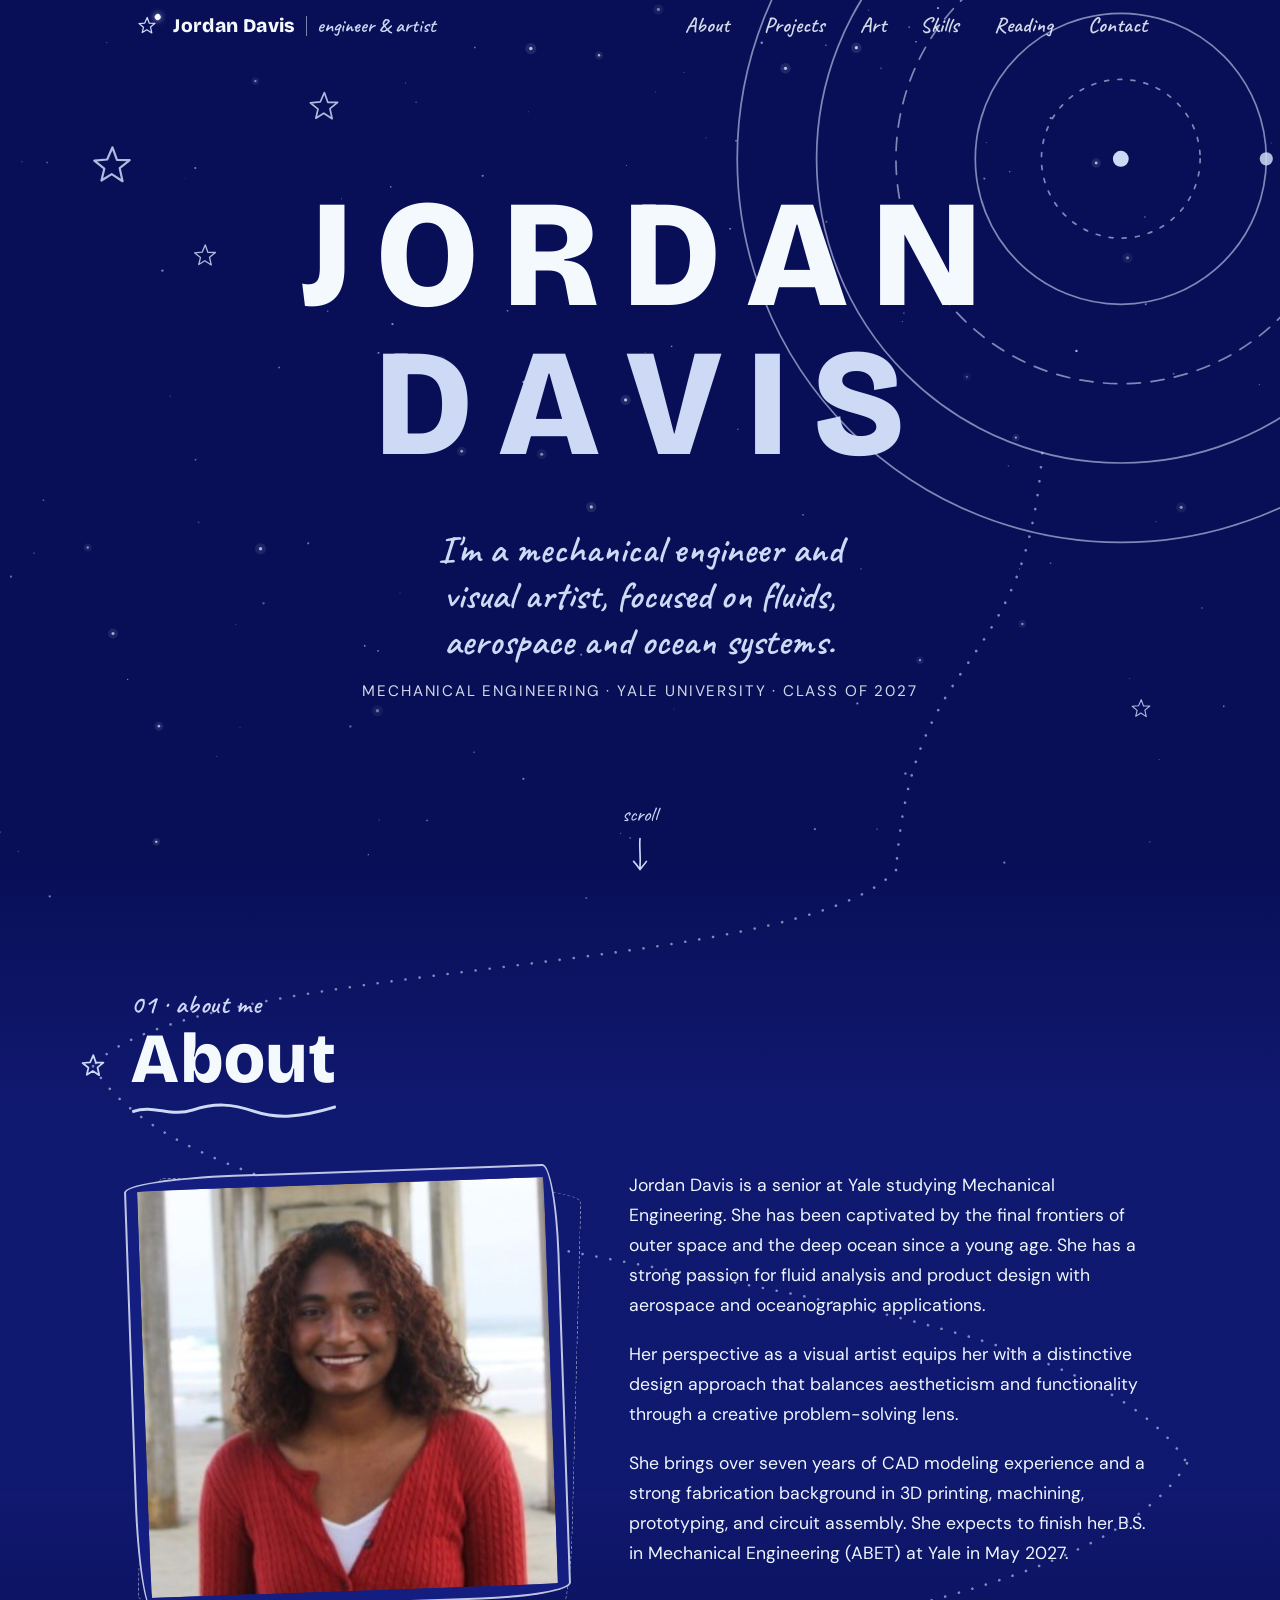
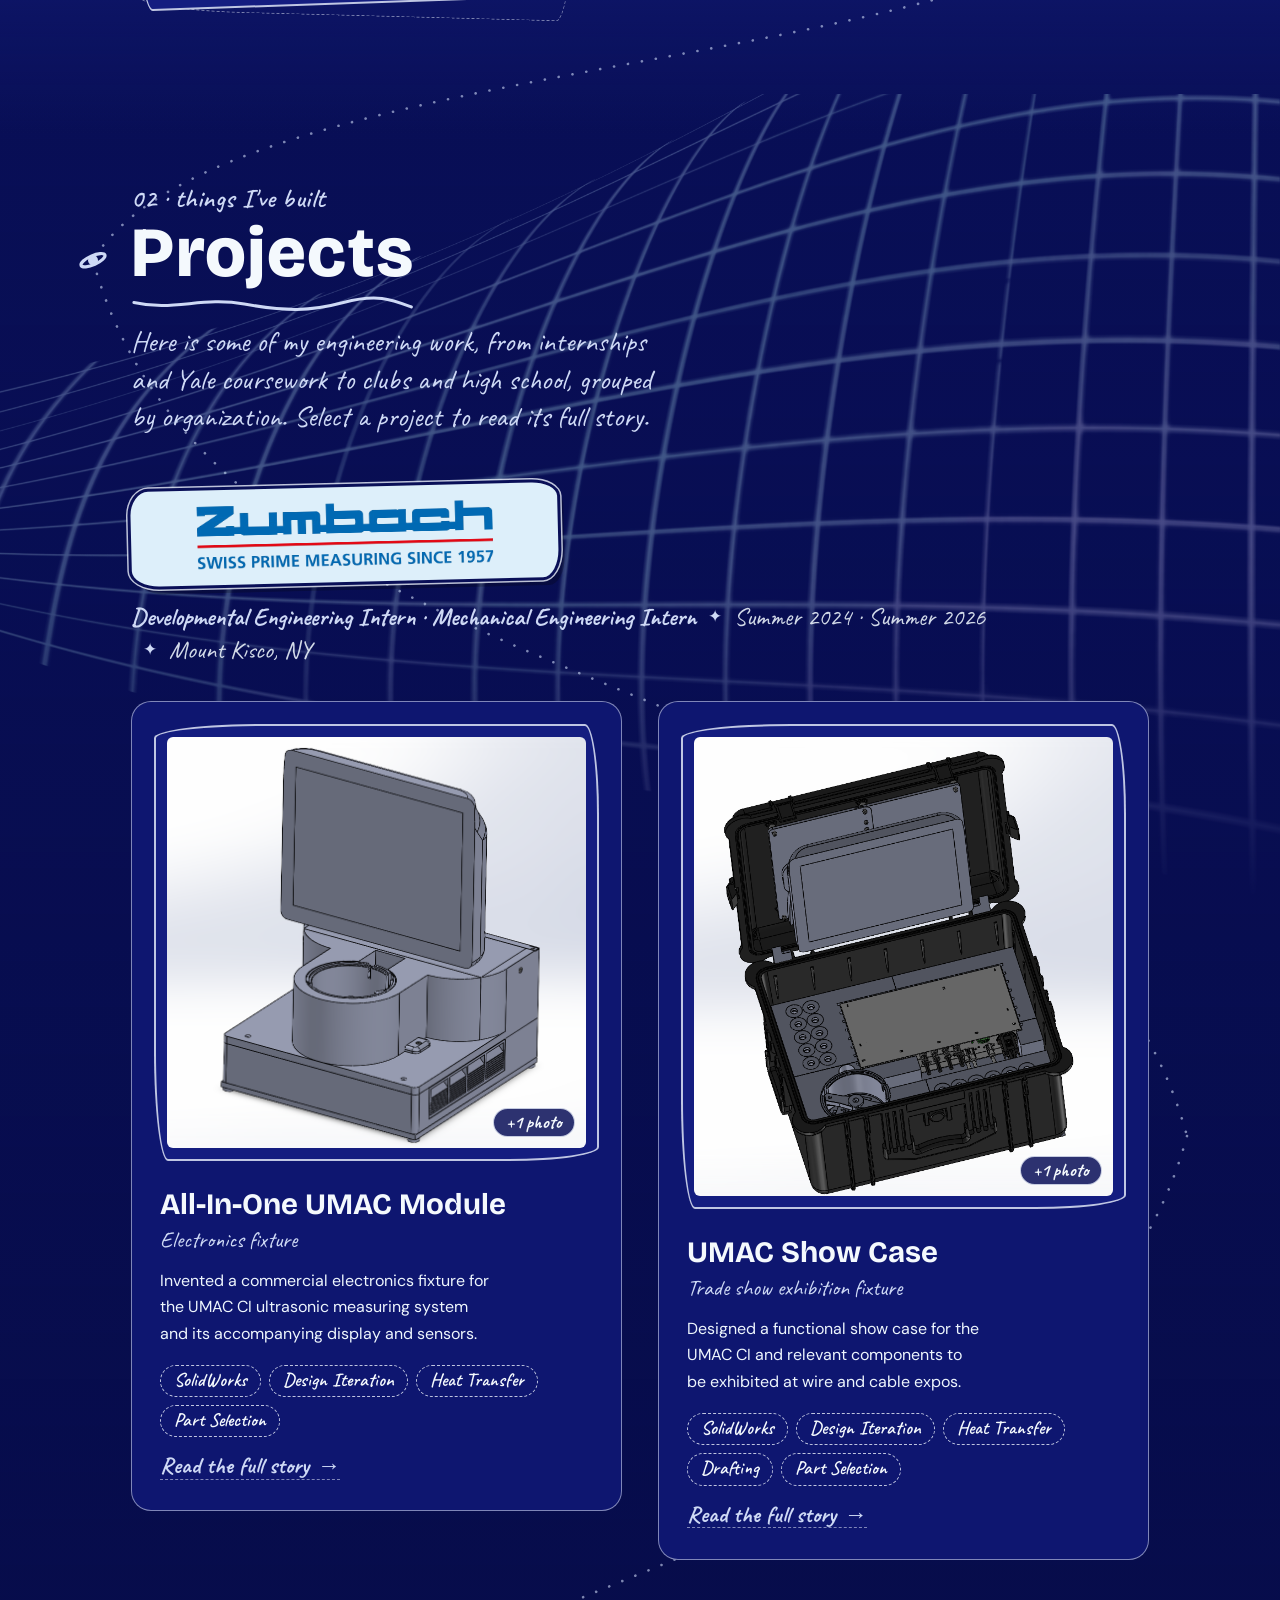
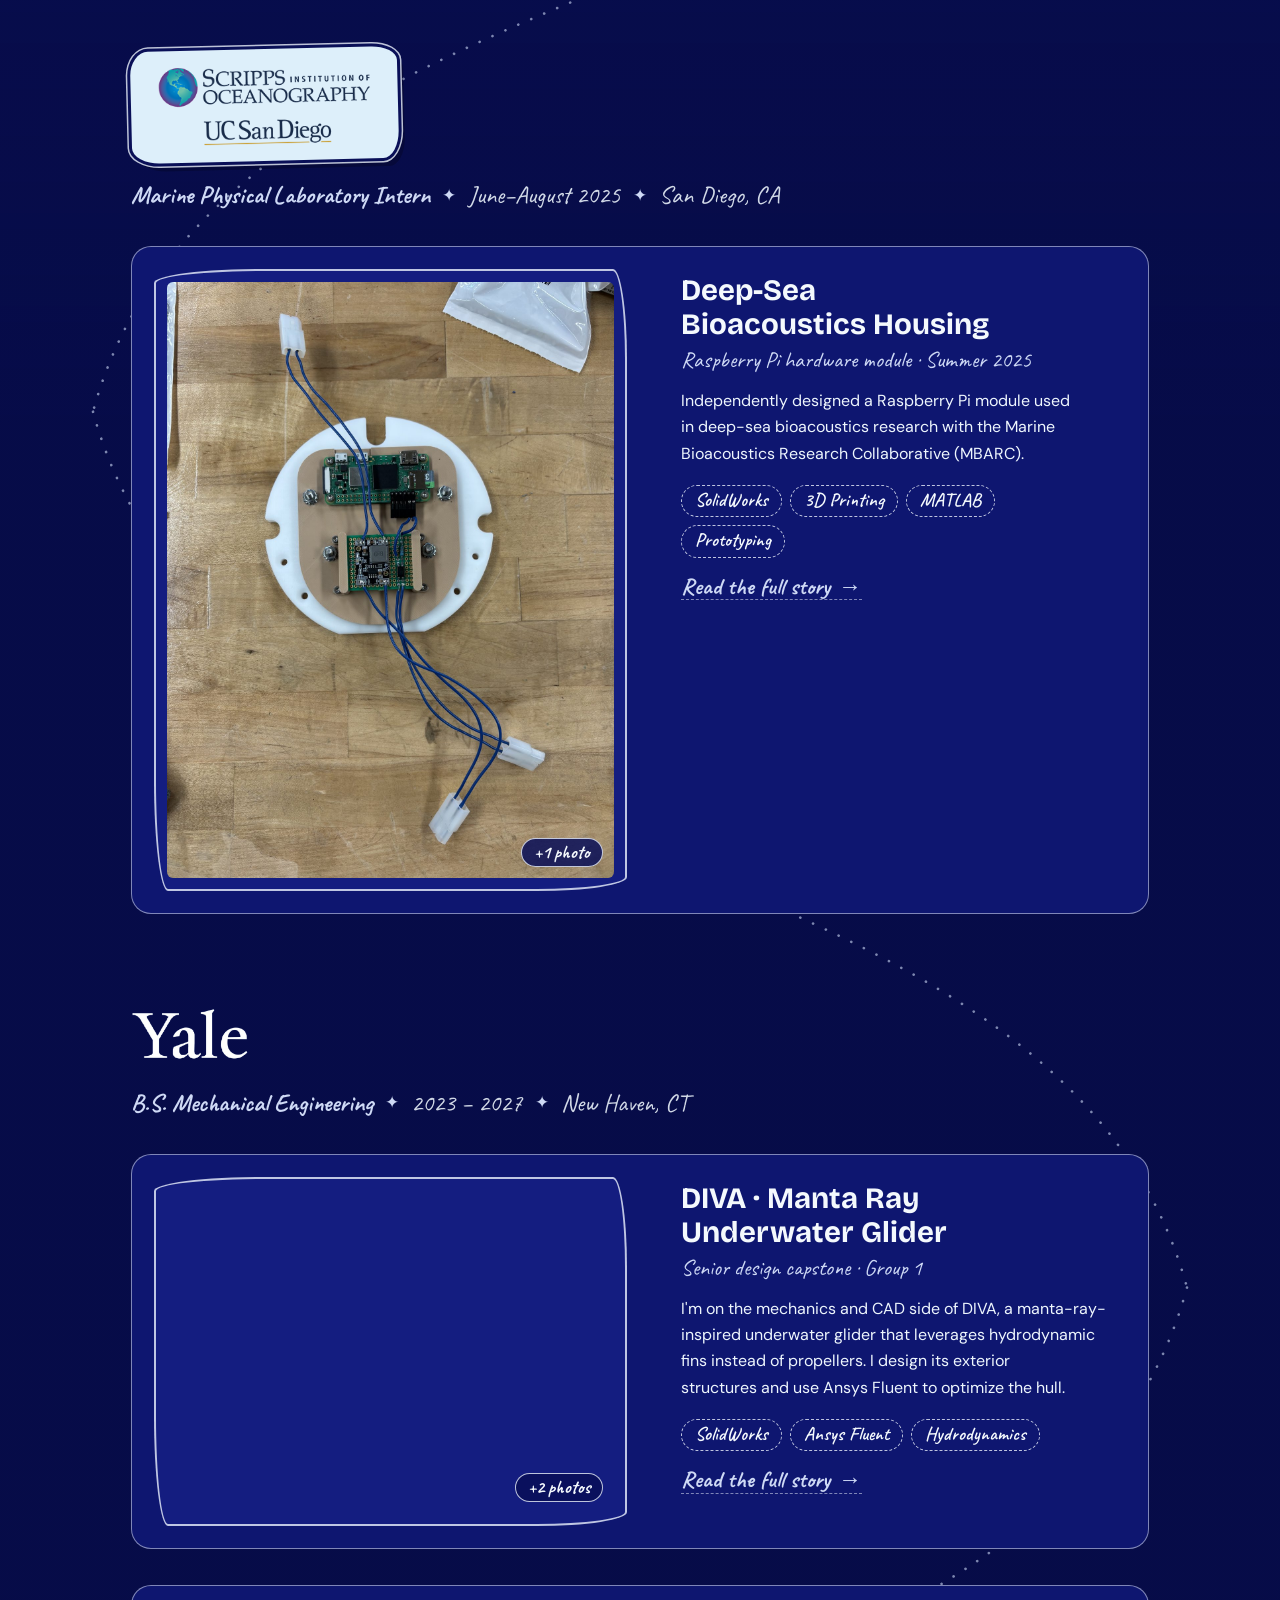
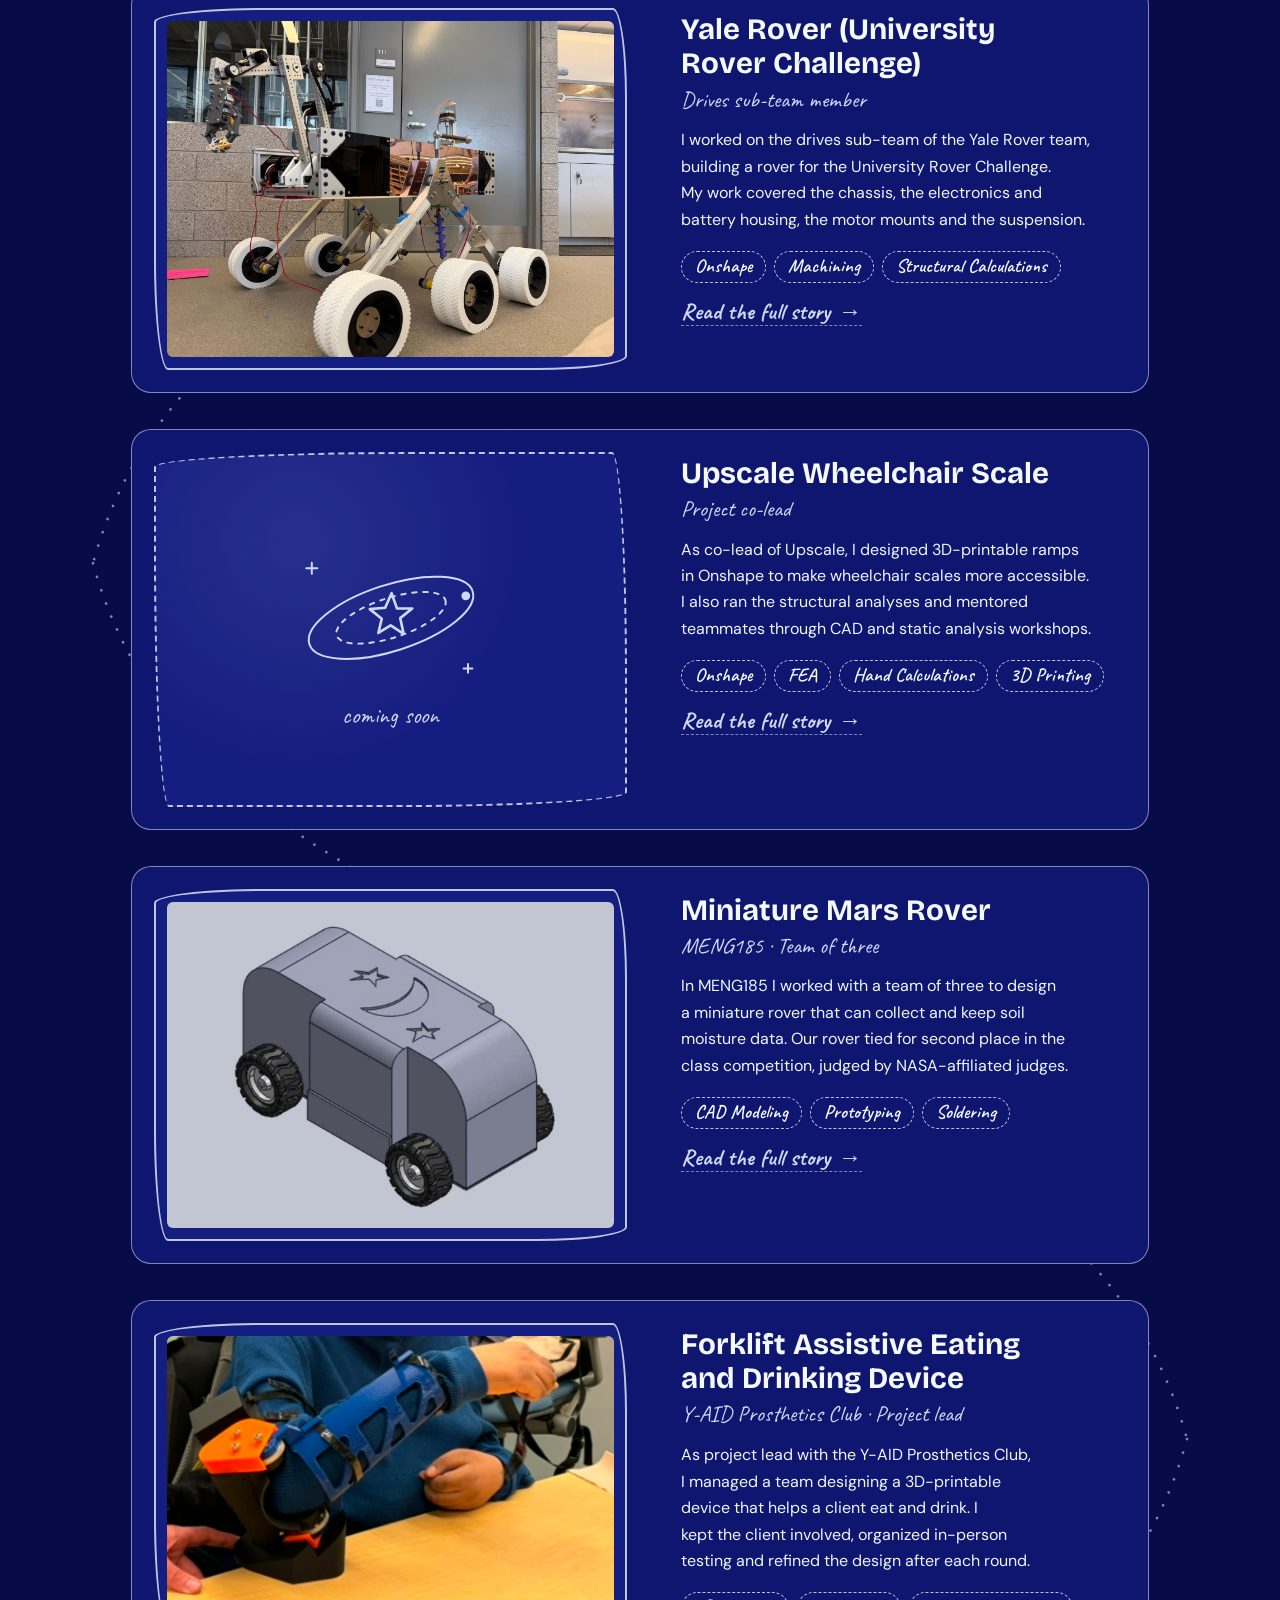
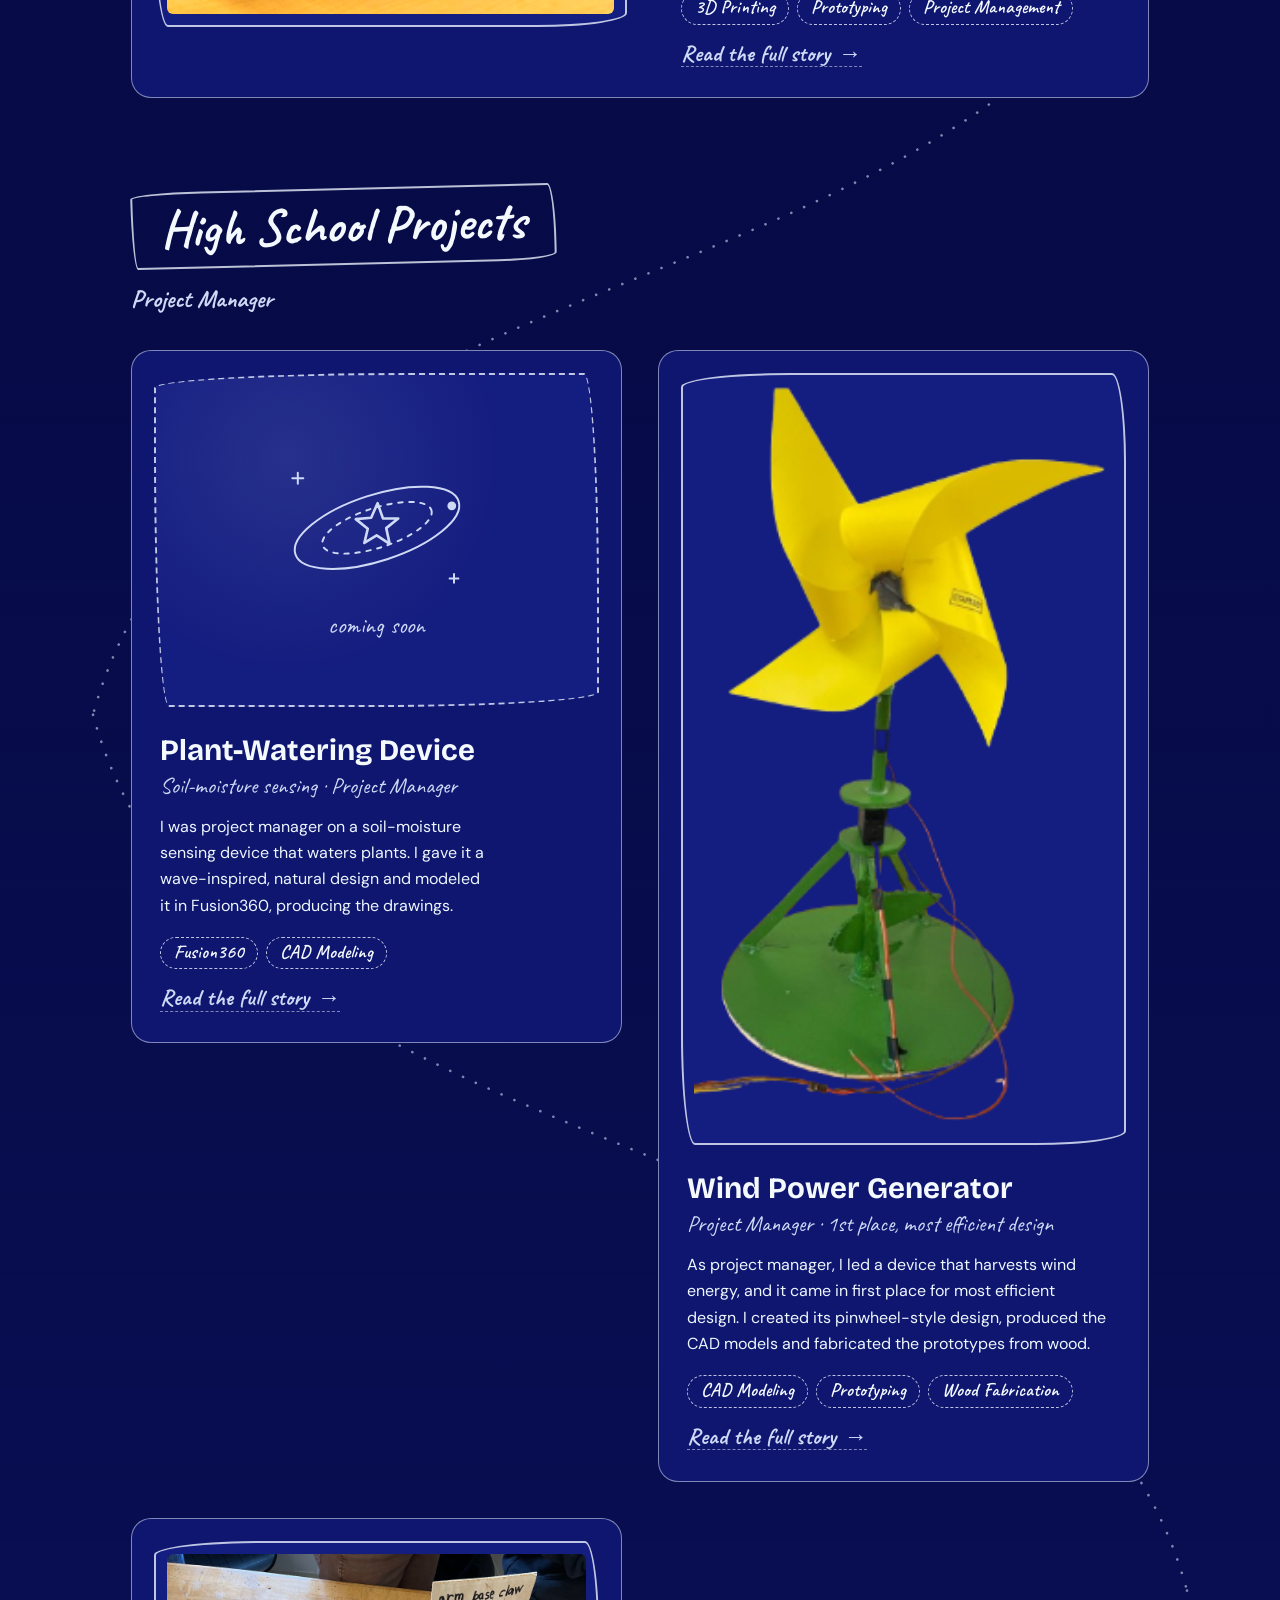
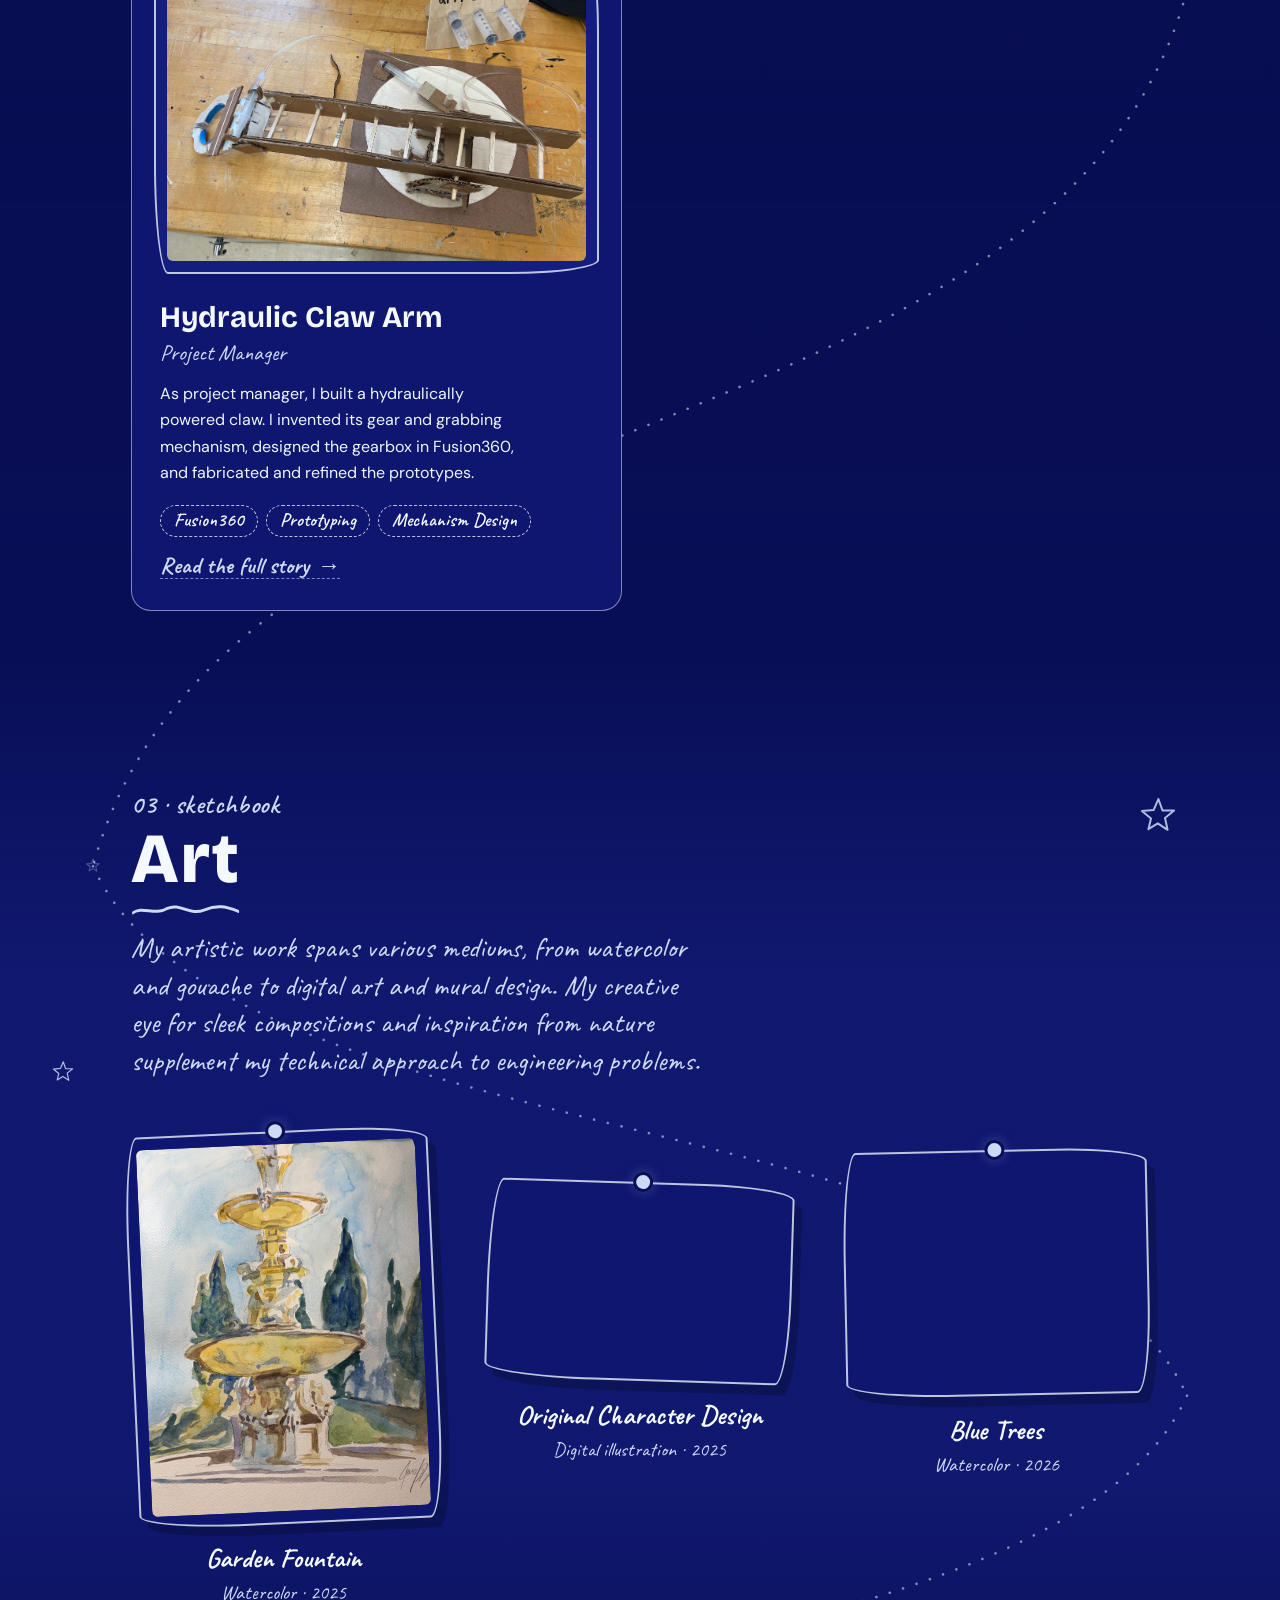
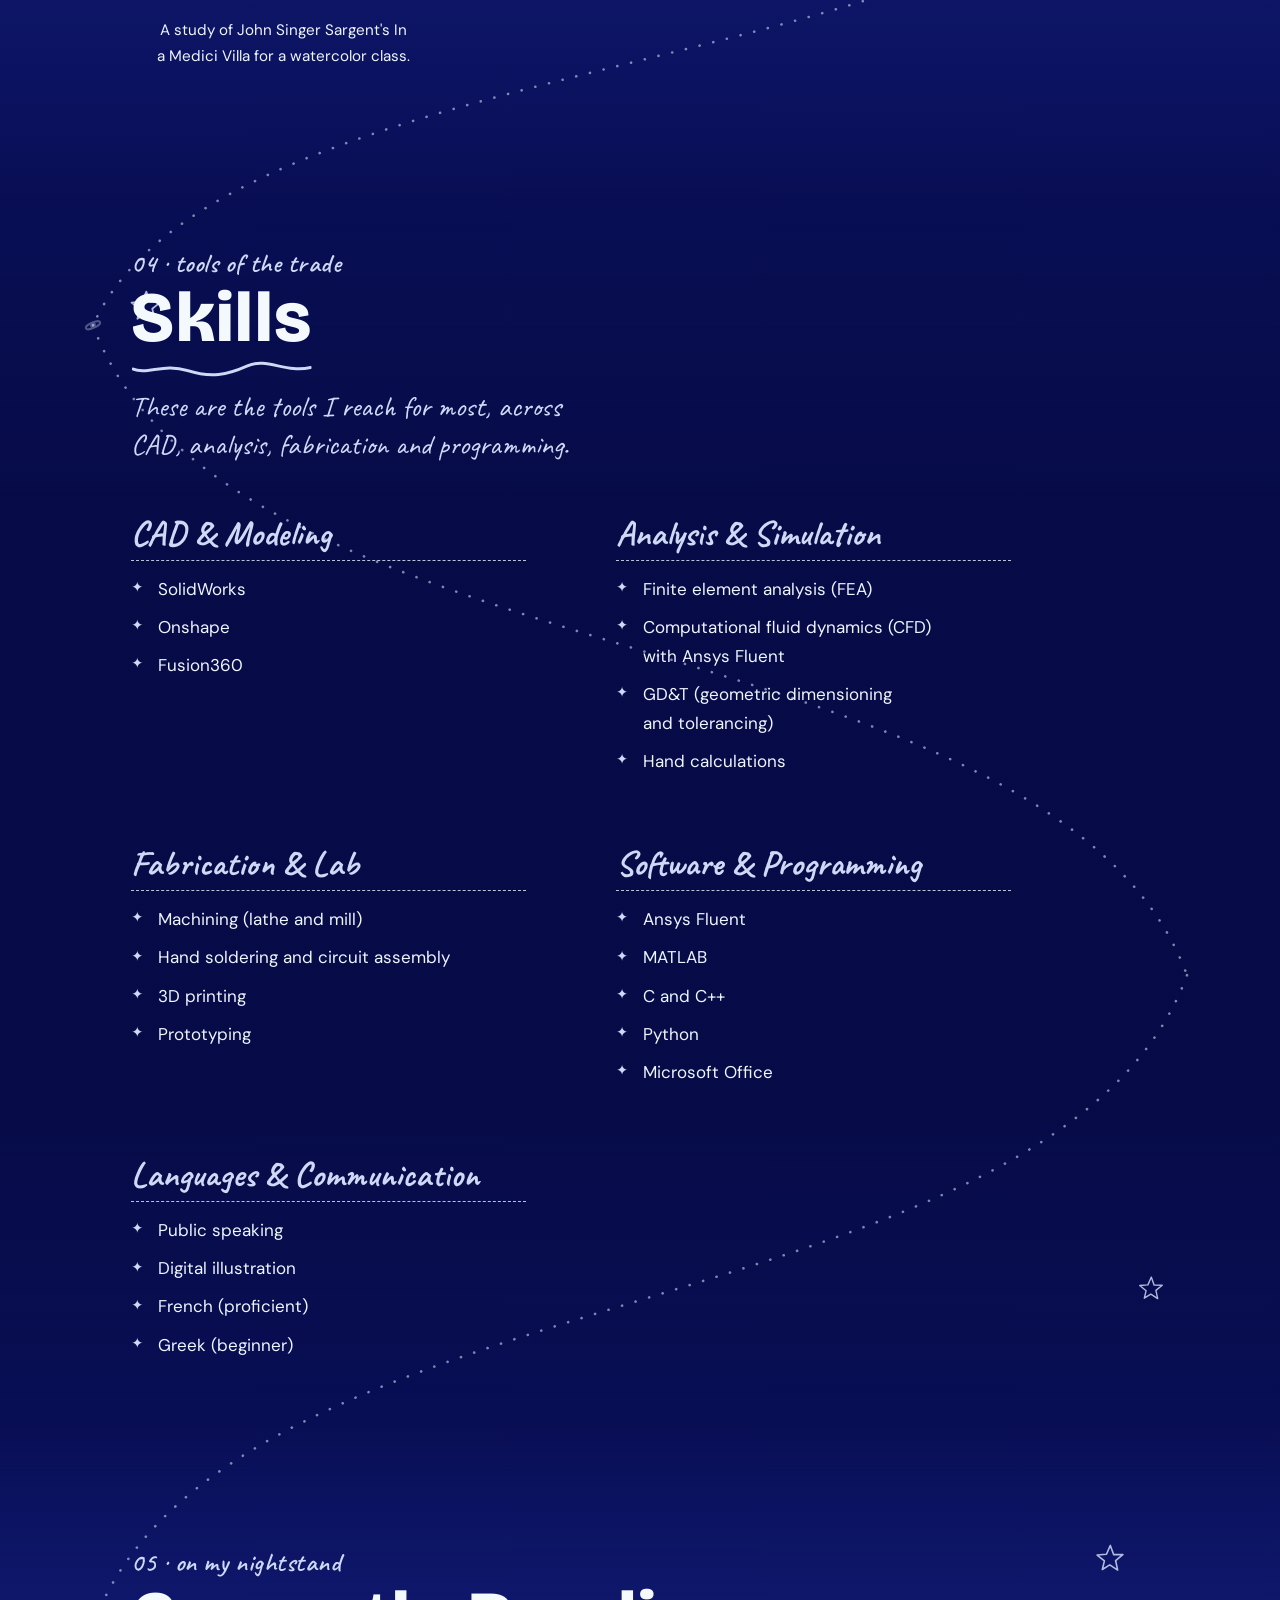
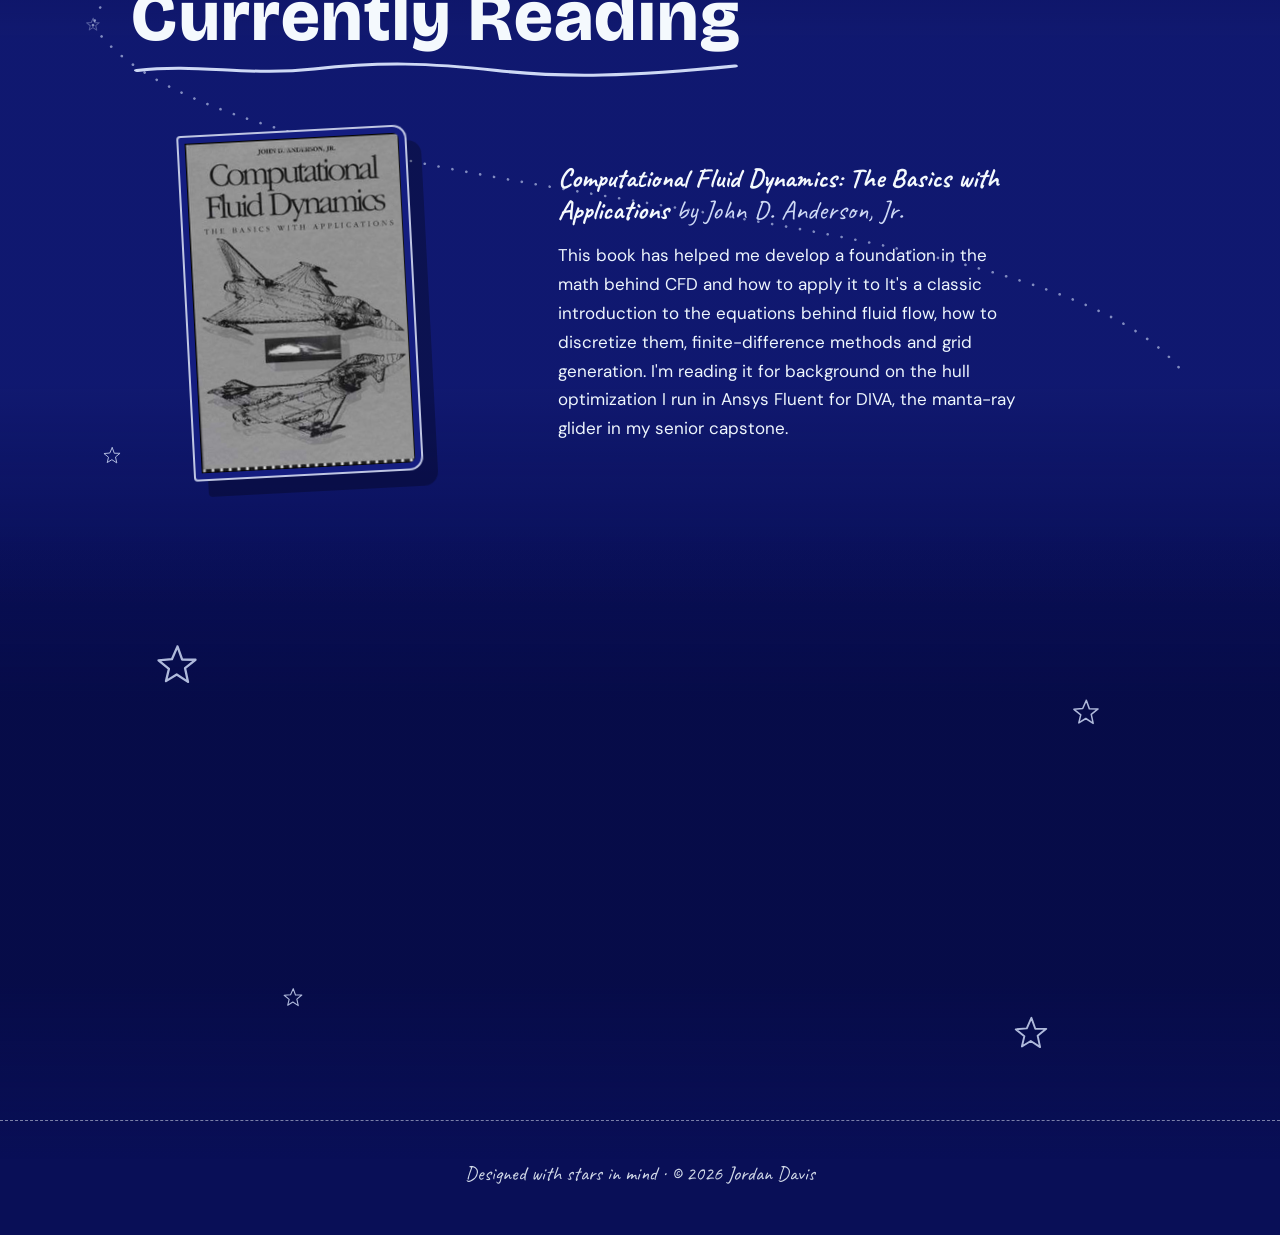
<file: index.html>
<!doctype html>
<html lang="en">
  <head>
    <meta charset="utf-8" />
    <meta name="viewport" content="width=device-width, initial-scale=1" />
    <title>Jordan Davis</title>
    <meta
      name="description"
      content="Jordan Davis is a Yale mechanical engineering student and visual artist focused on fluid and thermal analysis, aerospace and ocean systems."
    />
    <meta name="theme-color" content="#090F57" />
    <meta name="color-scheme" content="dark" />

    <!-- Open Graph -->
    <meta property="og:type" content="website" />
    <meta property="og:title" content="Jordan Davis" />
    <meta
      property="og:description"
      content="Mechanical engineer and visual artist, focused on fluids, aerospace and ocean systems."
    />
    <meta property="og:image" content="Images/Logos%20and%20Decals/profilepic.jpg" />
    <meta name="twitter:card" content="summary" />

    <!-- Favicon: a lavender hand-drawn star, inline so there is nothing extra to host -->
    <link
      rel="icon"
      href="data:image/svg+xml,%3Csvg xmlns='http://www.w3.org/2000/svg' viewBox='0 0 48 48'%3E%3Cpath d='M24.5 3.6L29.4 17.4L43.3 17.5L32.4 26.3L35.5 40.6L23.7 32.8L12.5 39.8L15.6 26.9L4.7 18.1L18.7 16.9Z' fill='%23CED9F5' stroke='%23CED9F5' stroke-width='3' stroke-linejoin='round'/%3E%3C/svg%3E"
    />

    <!-- Fonts -->
    <link rel="preconnect" href="https://fonts.googleapis.com" />
    <link rel="preconnect" href="https://fonts.gstatic.com" crossorigin />
    <link
      href="https://fonts.googleapis.com/css2?family=Bricolage+Grotesque:opsz,wght@12..96,500;12..96,700;12..96,800&family=Caveat:wght@500;600;700&family=DM+Sans:wght@400;500;700&display=swap"
      rel="stylesheet"
    />

    <link rel="stylesheet" href="css/style.css" />
    <link rel="stylesheet" href="css/motion.css" />
  </head>
  <body>
    <a class="skip-link" href="#main">Skip to content</a>

    <!-- Shared hand-drawn star, reused everywhere with <use href="#star-doodle"> -->
    <svg width="0" height="0" style="position: absolute" aria-hidden="true" focusable="false">
      <symbol id="star-doodle" viewBox="0 0 48 48">
        <path
          d="M24.5 3.6L29.4 17.4L43.3 17.5L32.4 26.3L35.5 40.6L23.7 32.8L12.5 39.8L15.6 26.9L4.7 18.1L18.7 16.9L24.2 4.3"
        />
      </symbol>
    </svg>

    <!-- Night sky (drawn by js/sky.js) -->
    <canvas id="sky" class="sky" aria-hidden="true"></canvas>

    <div class="page">
      <nav class="topnav" id="topnav" aria-label="Primary">
        <div class="topnav__inner">
          <a class="topnav__brand" href="index.html#top" aria-label="Jordan Davis, home">
            <span class="topnav__mark" aria-hidden="true">
              <svg class="topnav__star" viewBox="0 0 48 48"><use href="#star-doodle" /></svg>
              <i class="topnav__moon"></i>
            </span>
            <span class="topnav__name">Jordan Davis</span>
            <span class="topnav__note">engineer &amp; artist</span>
          </a>
          <button
            class="topnav__toggle"
            type="button"
            aria-expanded="false"
            aria-controls="topnav-links"
          >
            <span class="topnav__toggle-label">Menu</span>
            <span class="topnav__bars" aria-hidden="true"><i></i><i></i></span>
          </button>
          <ul class="topnav__links" id="topnav-links">
            <li><a href="#about">About</a></li>
            <li><a href="#projects">Projects</a></li>
            <li><a href="#art">Art</a></li>
            <li><a href="#skills">Skills</a></li>
            <li><a href="#reading">Reading</a></li>
            <li><a href="#contact">Contact</a></li>
          </ul>
        </div>
      </nav>

      <header class="hero" id="top">
        <!-- Orbit rings: centre is (0,0). Rotation is done in CSS (css/motion.css). -->
        <div class="hero__orbits" aria-hidden="true">
          <svg
            class="orbit orbit--1"
            viewBox="-300 -300 600 600"
            aria-hidden="true"
            focusable="false"
          >
            <circle class="ring" cx="0" cy="0" r="60" stroke-dasharray="3 7" />
            <circle class="orbit-core" cx="0" cy="0" r="6" />
          </svg>
          <svg
            class="orbit orbit--2"
            viewBox="-300 -300 600 600"
            aria-hidden="true"
            focusable="false"
          >
            <circle class="ring" cx="0" cy="0" r="110" />
            <circle class="orbit-planet" cx="110" cy="0" r="5" />
          </svg>
          <svg
            class="orbit orbit--3"
            viewBox="-300 -300 600 600"
            aria-hidden="true"
            focusable="false"
          >
            <circle class="ring" cx="0" cy="0" r="170" stroke-dasharray="10 8" />
            <circle class="orbit-planet" cx="170" cy="0" r="7" />
          </svg>
          <svg
            class="orbit orbit--4"
            viewBox="-300 -300 600 600"
            aria-hidden="true"
            focusable="false"
          >
            <circle class="ring" cx="0" cy="0" r="230" />
          </svg>
          <svg
            class="orbit orbit--5"
            viewBox="-300 -300 600 600"
            aria-hidden="true"
            focusable="false"
          >
            <circle class="ring" cx="0" cy="0" r="290" />
            <circle class="orbit-planet" cx="290" cy="0" r="4" />
          </svg>
        </div>

        <!-- Scattered doodle stars, top-left -->
        <svg
          class="doodle-star"
          style="--s: 44px; top: 16%; left: 7%"
          viewBox="0 0 48 48"
          aria-hidden="true"
        >
          <use href="#star-doodle" />
        </svg>
        <svg
          class="doodle-star"
          style="--s: 26px; top: 27%; left: 15%"
          viewBox="0 0 48 48"
          aria-hidden="true"
        >
          <use href="#star-doodle" />
        </svg>
        <svg
          class="doodle-star"
          style="--s: 34px; top: 10%; left: 24%"
          viewBox="0 0 48 48"
          aria-hidden="true"
        >
          <use href="#star-doodle" />
        </svg>
        <svg
          class="doodle-star"
          style="--s: 22px; bottom: 20%; right: 10%"
          viewBox="0 0 48 48"
          aria-hidden="true"
        >
          <use href="#star-doodle" />
        </svg>

        <div class="hero__content">
          <h1 class="hero__name" data-split>
            <span class="hero__line">JORDAN</span><span class="hero__line">DAVIS</span>
          </h1>
          <p class="hero__tagline"></p>
          <p class="hero__subtitle"></p>
        </div>

        <a class="hero__cue" href="#about" aria-label="Scroll down to About">
          <span>scroll</span>
          <svg viewBox="0 0 24 40" aria-hidden="true">
            <path d="M12 2 C11 12 13 20 12 34 M5 27 C8 30 10 33 12 36 C14 33 17 30 19 27" />
          </svg>
        </a>
      </header>

      <main id="main">
        <!-- Shown until content has loaded -->
        <div class="loader" id="loader" role="status">
          <svg class="loader__star" viewBox="0 0 48 48" aria-hidden="true">
            <use href="#star-doodle" />
          </svg>
          <span class="visually-hidden">Loading</span>
        </div>

        <section id="about" class="section" aria-labelledby="about-title">
          <div class="wrap">
            <header class="section__head" data-reveal="up">
              <p class="section__kicker" aria-hidden="true">about me</p>
              <h2 class="section__title" id="about-title" data-draw>About</h2>
            </header>
            <div class="about">
              <figure class="about__photo" data-reveal="left"></figure>
              <div class="about__text" data-reveal="right">
                <div class="prose"></div>
              </div>
            </div>
          </div>
        </section>

        <section id="projects" class="section section--projects" aria-labelledby="projects-title">
          <div class="projects__grid-bg" aria-hidden="true"></div>
          <div class="wrap">
            <header class="section__head">
              <p class="section__kicker" aria-hidden="true">things I've built</p>
              <h2 class="section__title" id="projects-title" data-draw>Projects</h2>
              <p class="section__intro"></p>
            </header>
            <div class="groups"></div>
          </div>
        </section>

        <section id="art" class="section" aria-labelledby="art-title">
          <svg
            class="doodle-star"
            style="--s: 40px; top: 9%; right: 8%"
            viewBox="0 0 48 48"
            aria-hidden="true"
          >
            <use href="#star-doodle" />
          </svg>
          <svg
            class="doodle-star"
            style="--s: 24px; top: 34%; left: 4%"
            viewBox="0 0 48 48"
            aria-hidden="true"
          >
            <use href="#star-doodle" />
          </svg>
          <div class="wrap">
            <header class="section__head">
              <p class="section__kicker" aria-hidden="true">sketchbook</p>
              <h2 class="section__title" id="art-title" data-draw>Art</h2>
              <p class="section__intro"></p>
            </header>
            <div class="art-grid"></div>
          </div>
        </section>

        <section id="skills" class="section" aria-labelledby="skills-title">
          <svg
            class="doodle-star"
            style="--s: 36px; top: 10%; left: 10%"
            viewBox="0 0 48 48"
            aria-hidden="true"
          >
            <use href="#star-doodle" />
          </svg>
          <svg
            class="doodle-star"
            style="--s: 28px; bottom: 12%; right: 9%"
            viewBox="0 0 48 48"
            aria-hidden="true"
          >
            <use href="#star-doodle" />
          </svg>
          <div class="wrap">
            <header class="section__head">
              <p class="section__kicker" aria-hidden="true">tools of the trade</p>
              <h2 class="section__title" id="skills-title" data-draw>Skills</h2>
              <p class="section__intro"></p>
            </header>
            <div class="skills-grid"></div>
          </div>
        </section>

        <section id="reading" class="section" aria-labelledby="reading-title">
          <svg
            class="doodle-star"
            style="--s: 32px; top: 12%; right: 12%"
            viewBox="0 0 48 48"
            aria-hidden="true"
          >
            <use href="#star-doodle" />
          </svg>
          <svg
            class="doodle-star"
            style="--s: 20px; bottom: 14%; left: 8%"
            viewBox="0 0 48 48"
            aria-hidden="true"
          >
            <use href="#star-doodle" />
          </svg>
          <div class="wrap">
            <header class="section__head" data-reveal="up">
              <p class="section__kicker" aria-hidden="true">on my nightstand</p>
              <h2 class="section__title" id="reading-title" data-draw>Currently reading</h2>
            </header>
            <div class="reading">
              <div class="reading__book" data-reveal="pop"></div>
              <div class="reading__text" data-reveal="up">
                <p class="reading__meta"></p>
                <div class="prose"></div>
              </div>
            </div>
          </div>
        </section>

        <section id="contact" class="section section--contact" aria-labelledby="contact-title">
          <svg
            class="doodle-star"
            style="--s: 46px; top: 14%; left: 12%"
            viewBox="0 0 48 48"
            aria-hidden="true"
          >
            <use href="#star-doodle" />
          </svg>
          <svg
            class="doodle-star"
            style="--s: 30px; top: 24%; right: 14%"
            viewBox="0 0 48 48"
            aria-hidden="true"
          >
            <use href="#star-doodle" />
          </svg>
          <svg
            class="doodle-star"
            style="--s: 22px; bottom: 20%; left: 22%"
            viewBox="0 0 48 48"
            aria-hidden="true"
          >
            <use href="#star-doodle" />
          </svg>
          <svg
            class="doodle-star"
            style="--s: 38px; bottom: 12%; right: 18%"
            viewBox="0 0 48 48"
            aria-hidden="true"
          >
            <use href="#star-doodle" />
          </svg>
          <div class="wrap">
            <div class="contact" data-reveal="up">
              <p class="section__kicker" aria-hidden="true">say hello</p>
              <h2 class="section__title" id="contact-title" data-draw>Contact</h2>
              <div class="prose contact__invite"></div>
              <a class="contact__email" href="#contact"></a>
              <ul class="contact__links"></ul>
              <p class="contact__location"></p>
            </div>
          </div>
        </section>
      </main>

      <footer class="footer">
        <p class="footer__text"></p>
      </footer>
    </div>

    <script src="js/parser.js" defer></script>
    <script src="js/content.js" defer></script>
    <script src="js/sky.js" defer></script>
    <script src="js/motion.js" defer></script>
  </body>
</html>
</file>
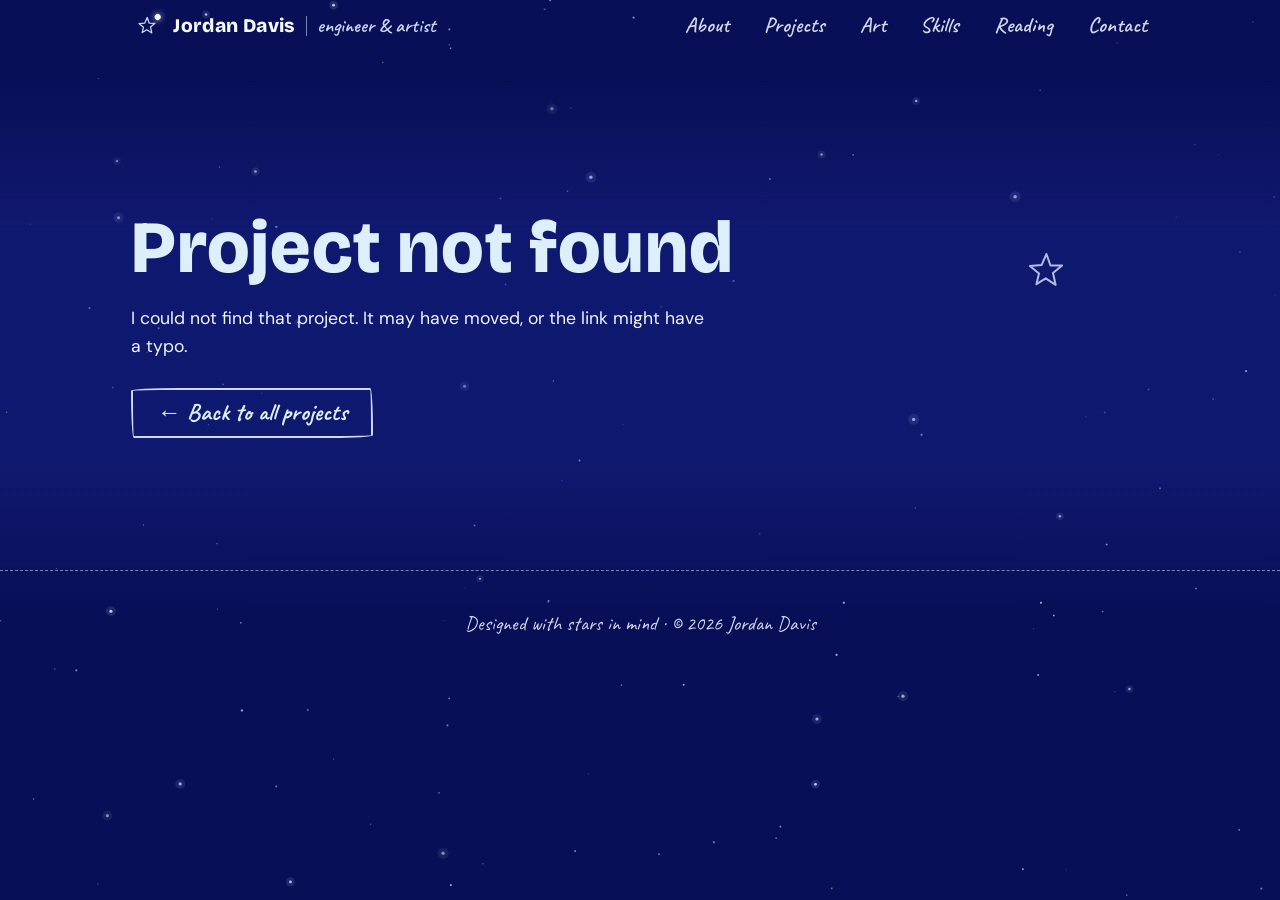
<file: project.html>
<!doctype html>
<html lang="en">
  <head>
    <meta charset="utf-8" />
    <meta name="viewport" content="width=device-width, initial-scale=1" />
    <title>Jordan Davis</title>
    <meta
      name="description"
      content="A project by Jordan Davis, mechanical engineer and visual artist."
    />
    <meta name="theme-color" content="#090F57" />
    <meta name="color-scheme" content="dark" />

    <!-- Open Graph -->
    <meta property="og:type" content="website" />
    <meta property="og:title" content="Jordan Davis" />
    <meta
      property="og:description"
      content="A project by Jordan Davis, mechanical engineer and visual artist."
    />
    <meta property="og:image" content="Images/Logos%20and%20Decals/profilepic.jpg" />
    <meta name="twitter:card" content="summary" />

    <!-- Favicon: a lavender hand-drawn star, inline so there is nothing extra to host -->
    <link
      rel="icon"
      href="data:image/svg+xml,%3Csvg xmlns='http://www.w3.org/2000/svg' viewBox='0 0 48 48'%3E%3Cpath d='M24.5 3.6L29.4 17.4L43.3 17.5L32.4 26.3L35.5 40.6L23.7 32.8L12.5 39.8L15.6 26.9L4.7 18.1L18.7 16.9Z' fill='%23CED9F5' stroke='%23CED9F5' stroke-width='3' stroke-linejoin='round'/%3E%3C/svg%3E"
    />

    <!-- Fonts -->
    <link rel="preconnect" href="https://fonts.googleapis.com" />
    <link rel="preconnect" href="https://fonts.gstatic.com" crossorigin />
    <link
      href="https://fonts.googleapis.com/css2?family=Bricolage+Grotesque:opsz,wght@12..96,500;12..96,700;12..96,800&family=Caveat:wght@500;600;700&family=DM+Sans:wght@400;500;700&display=swap"
      rel="stylesheet"
    />

    <link rel="stylesheet" href="css/style.css" />
    <link rel="stylesheet" href="css/motion.css" />
    <link rel="stylesheet" href="css/project.css" />
  </head>
  <body class="subpage">
    <a class="skip-link" href="#main">Skip to content</a>

    <!-- Shared hand-drawn star, reused everywhere with <use href="#star-doodle"> -->
    <svg width="0" height="0" style="position: absolute" aria-hidden="true" focusable="false">
      <symbol id="star-doodle" viewBox="0 0 48 48">
        <path
          d="M24.5 3.6L29.4 17.4L43.3 17.5L32.4 26.3L35.5 40.6L23.7 32.8L12.5 39.8L15.6 26.9L4.7 18.1L18.7 16.9L24.2 4.3"
        />
      </symbol>
    </svg>

    <!-- Night sky (drawn by js/sky.js) -->
    <canvas id="sky" class="sky" aria-hidden="true"></canvas>

    <div class="page">
      <nav class="topnav" id="topnav" aria-label="Primary">
        <div class="topnav__inner">
          <a class="topnav__brand" href="index.html#top" aria-label="Jordan Davis, home">
            <span class="topnav__mark" aria-hidden="true">
              <svg class="topnav__star" viewBox="0 0 48 48"><use href="#star-doodle" /></svg>
              <i class="topnav__moon"></i>
            </span>
            <span class="topnav__name">Jordan Davis</span>
            <span class="topnav__note">engineer &amp; artist</span>
          </a>
          <button
            class="topnav__toggle"
            type="button"
            aria-expanded="false"
            aria-controls="topnav-links"
          >
            <span class="topnav__toggle-label">Menu</span>
            <span class="topnav__bars" aria-hidden="true"><i></i><i></i></span>
          </button>
          <ul class="topnav__links" id="topnav-links">
            <li><a href="index.html#about">About</a></li>
            <li><a href="index.html#projects">Projects</a></li>
            <li><a href="index.html#art">Art</a></li>
            <li><a href="index.html#skills">Skills</a></li>
            <li><a href="index.html#reading">Reading</a></li>
            <li><a href="index.html#contact">Contact</a></li>
          </ul>
        </div>
      </nav>

      <!-- js/project.js fills this in from content/projects/<group>/<file>.txt -->
      <main id="main" class="project-page">
        <div class="loader" id="loader" role="status">
          <svg class="loader__star" viewBox="0 0 48 48" aria-hidden="true">
            <use href="#star-doodle" />
          </svg>
          <span class="visually-hidden">Loading</span>
        </div>
        <div id="project-root"></div>
      </main>

      <footer class="footer">
        <p class="footer__text"></p>
      </footer>
    </div>

    <script src="js/parser.js" defer></script>
    <script src="js/project.js" defer></script>
    <script src="js/sky.js" defer></script>
    <script src="js/motion.js" defer></script>
  </body>
</html>
</file>
<file: css/style.css>
/* ==========================================================
   Jordan Davis portfolio - "night sky sketchbook"
   Layout, typography, components. Motion lives in motion.css.
   ========================================================== */

/* ---------- Tokens ---------- */
:root {
  --twilight: #090f57;
  --twilight-2: #0e1670;
  --twilight-3: #141d80;
  --alice: #ddeffa;
  --white-soft: #f4f9fd;
  --lavender: #ced9f5;

  /* Text. Body copy is near-white (about 15:1 on the twilight background);
     the softer tone is still above 11:1. */
  --ink: #eef6fd;
  --ink-soft: rgba(238, 246, 253, 0.88);
  --alice-dim: var(--ink-soft);

  /* Hairlines, card borders and tag outlines: clearly visible against the navy. */
  --line: rgba(240, 246, 255, 0.5);
  --line-strong: rgba(240, 246, 255, 0.78);
  --lavender-faint: var(--line);
  --lavender-glow: var(--line-strong);

  --font-display: 'Bricolage Grotesque', 'Helvetica Neue', Arial, sans-serif;
  --font-hand: 'Caveat', 'Comic Sans MS', cursive;
  --font-body: 'DM Sans', system-ui, -apple-system, 'Segoe UI', sans-serif;

  /* Wobbly hand-drawn corner shapes (vary these per element) */
  --wobble-a: 255px 15px 225px 15px / 15px 225px 15px 255px;
  --wobble-b: 15px 225px 15px 255px / 255px 15px 225px 15px;
  --wobble-c: 225px 25px 185px 20px / 20px 185px 25px 225px;
  --wobble-d: 30px 245px 20px 215px / 245px 20px 215px 30px;

  /* Gentler wobbles for photo frames: the curves stay outside the photo's corners,
     so the outline can never clip an image. */
  --frame-a: 110px 14px 90px 14px / 14px 90px 14px 110px;
  --frame-b: 14px 90px 14px 110px / 110px 14px 90px 14px;
  --frame-pad: 11px;

  --gutter: max(16px, 4vw);
  --maxw: 1120px;
}

/* ---------- Base ---------- */
*,
*::before,
*::after {
  box-sizing: border-box;
}

html {
  background: var(--twilight);
  -webkit-text-size-adjust: 100%;
  scroll-padding-top: 72px;
}
@media (prefers-reduced-motion: no-preference) {
  html {
    scroll-behavior: smooth;
  }
}

body {
  margin: 0;
  background: var(--twilight);
  color: var(--ink);
  font-family: var(--font-body);
  font-size: 1.0625rem;
  line-height: 1.7;
  overflow-x: hidden;
  -webkit-font-smoothing: antialiased;
}

img,
svg {
  max-width: 100%;
}
img {
  display: block;
  height: auto;
}

/* Keep the last line of a paragraph from ending on a lone word. */
p,
li {
  text-wrap: pretty;
}
h1,
h2,
h3,
h4,
figcaption,
.hero__tagline,
.hero__subtitle,
.section__intro,
.project__subtitle,
.project__summary {
  text-wrap: balance;
}
[hidden] {
  display: none !important;
}

a {
  color: var(--lavender);
  text-underline-offset: 0.22em;
  text-decoration-thickness: 1px;
}
a:hover {
  color: var(--alice);
}

strong {
  color: #fff;
  font-weight: 700;
}
code {
  font-family: ui-monospace, Menlo, monospace;
  font-size: 0.9em;
  color: var(--alice);
}

:focus-visible {
  outline: 2px dashed var(--lavender);
  outline-offset: 4px;
  border-radius: 4px;
}

::selection {
  background: var(--lavender);
  color: var(--twilight);
}

.visually-hidden {
  position: absolute !important;
  width: 1px;
  height: 1px;
  margin: -1px;
  padding: 0;
  overflow: hidden;
  clip: rect(0 0 0 0);
  white-space: nowrap;
  border: 0;
}

.skip-link {
  position: fixed;
  top: 8px;
  left: 8px;
  z-index: 200;
  padding: 10px 18px;
  background: var(--alice);
  color: var(--twilight);
  font-weight: 700;
  text-decoration: none;
  border-radius: 10px;
  transform: translateY(-160%);
}
.skip-link:focus {
  transform: none;
}

/* ---------- Sky canvas + stacking ---------- */
.sky {
  position: fixed;
  inset: 0;
  width: 100%;
  height: 100%;
  z-index: 0;
  pointer-events: none;
  display: block;
}
.page {
  position: relative;
  z-index: 1;
  overflow-x: clip; /* decorative layers (orbits, trail) may never widen the page */
}

/* ---------- Doodle stars ---------- */
.doodle-star {
  position: absolute;
  width: var(--s, 32px);
  height: var(--s, 32px);
  fill: none;
  stroke: var(--lavender);
  stroke-width: 2.4;
  stroke-linecap: round;
  stroke-linejoin: round;
  pointer-events: none;
  opacity: 0.85;
  overflow: visible;
}

/* ---------- Top nav ---------- */
.topnav {
  position: fixed;
  top: 0;
  left: 0;
  right: 0;
  z-index: 50;
  transition:
    background-color 0.3s,
    border-color 0.3s;
  border-bottom: 1px solid transparent;
}
.topnav--scrolled,
.topnav.is-open {
  /* Mostly opaque instead of a blur: a backdrop blur over the animated sky is re-done every frame. */
  background: rgba(9, 15, 87, 0.9);
  border-bottom-color: var(--lavender-faint);
}
.topnav__inner {
  max-width: var(--maxw);
  margin: 0 auto;
  padding: 8px var(--gutter);
  display: flex;
  align-items: center;
  justify-content: space-between;
  gap: 16px;
  min-height: 52px;
  flex-wrap: wrap;
}
.topnav__brand {
  display: inline-flex;
  align-items: center;
  gap: 10px;
  color: var(--white-soft);
  text-decoration: none;
}
/* A small hand-drawn star with a tiny moon circling it (the orbit is in motion.css). */
.topnav__mark {
  position: relative;
  display: inline-block;
  flex: none;
  width: 32px;
  height: 32px;
}
.topnav__star {
  position: absolute;
  top: 50%;
  left: 50%;
  width: 20px;
  height: 20px;
  margin: -10px 0 0 -10px;
  fill: none;
  stroke: var(--lavender);
  stroke-width: 3;
  stroke-linecap: round;
  stroke-linejoin: round;
}
.topnav__moon {
  position: absolute;
  top: 50%;
  left: 50%;
  width: 6px;
  height: 6px;
  margin: -3px 0 0 -3px;
  border-radius: 50%;
  background: var(--white-soft);
  box-shadow: 0 0 6px rgba(244, 249, 253, 0.8);
  /* Resting spot when the orbit animation is off: upper right of the star */
  transform: rotate(-40deg) translateX(14px);
}
.topnav__name {
  font-family: var(--font-display);
  font-weight: 800;
  font-size: 1.2rem;
  letter-spacing: 0.02em;
  line-height: 1;
  white-space: nowrap;
}
.topnav__note {
  font-family: var(--font-hand);
  font-weight: 600;
  font-size: 1.25rem;
  line-height: 1;
  color: var(--lavender);
  padding-left: 10px;
  border-left: 1.5px solid var(--line);
  white-space: nowrap;
}
@media (max-width: 560px) {
  .topnav__note {
    display: none;
  }
}
.topnav__links {
  list-style: none;
  margin: 0;
  padding: 0;
  display: flex;
  gap: clamp(14px, 2.4vw, 32px);
}
.topnav__links a {
  font-family: var(--font-hand);
  font-weight: 600;
  font-size: 1.35rem;
  line-height: 1;
  color: var(--ink-soft);
  text-decoration: none;
  padding: 6px 2px;
  background: linear-gradient(var(--lavender), var(--lavender)) 0 100% / 0 2px no-repeat;
  transition:
    color 0.2s,
    background-size 0.3s;
}
.topnav__links a:hover,
.topnav__links a.is-active,
.topnav__links a[aria-current] {
  color: var(--alice);
  background-size: 100% 2px;
}

.topnav__toggle {
  display: none;
  align-items: center;
  gap: 10px;
  background: none;
  border: 1.5px solid var(--line-strong);
  color: var(--white-soft);
  border-radius: var(--wobble-c);
  padding: 4px 14px;
  font-family: var(--font-hand);
  font-size: 1.25rem;
  font-weight: 600;
  cursor: pointer;
}
.topnav__bars {
  display: inline-flex;
  flex-direction: column;
  gap: 4px;
}
.topnav__bars i {
  display: block;
  width: 18px;
  height: 2px;
  background: var(--lavender);
  border-radius: 2px;
  transition: transform 0.25s;
}
.topnav.is-open .topnav__bars i:first-child {
  transform: translateY(3px) rotate(45deg);
}
.topnav.is-open .topnav__bars i:last-child {
  transform: translateY(-3px) rotate(-45deg);
}

@media (max-width: 760px) {
  .topnav__toggle {
    display: inline-flex;
  }
  .topnav__links {
    display: none;
    flex-direction: column;
    gap: 0;
    width: 100%;
    padding: 4px 0 12px;
  }
  .topnav.is-open .topnav__links {
    display: flex;
  }
  .topnav__links a {
    display: inline-block;
    padding: 8px 0;
    font-size: 1.6rem;
  }
}

/* ---------- Hero ---------- */
.hero {
  position: relative;
  min-height: 100vh;
  min-height: 100svh;
  display: flex;
  align-items: center;
  justify-content: center;
  text-align: center;
  padding: 96px var(--gutter) 110px;
  overflow: hidden;
  overflow: clip;
}

.hero__orbits {
  position: absolute;
  top: calc(var(--orbit-size, 760px) * -0.3);
  right: calc(var(--orbit-size, 760px) * -0.3);
  width: var(--orbit-size, 760px);
  height: var(--orbit-size, 760px);
  --orbit-size: clamp(380px, 62vw, 860px);
  pointer-events: none;
}
/* Five stacked SVGs, one per ring. Each is rotated as a whole (motion.css), which the
   browser can do on the graphics card; rotating shapes inside one SVG cannot. */
.hero__orbits .orbit {
  position: absolute;
  inset: 0;
  width: 100%;
  height: 100%;
  display: block;
  overflow: visible;
}
.hero__orbits .ring {
  fill: none;
  stroke: var(--lavender);
  stroke-width: 1.3;
  opacity: 0.6;
  stroke-linecap: round;
}
.hero__orbits .orbit-planet {
  fill: var(--lavender);
  stroke: none;
  opacity: 0.85;
}
.hero__orbits .orbit-core {
  fill: var(--lavender);
  stroke: none;
}

.hero__content {
  position: relative;
  z-index: 2;
  max-width: 980px;
}

.hero__name {
  margin: 0;
  font-family: var(--font-display);
  font-weight: 800;
  font-size: clamp(2.9rem, 13.5vw, 9.5rem);
  line-height: 0.98;
  letter-spacing: 0.18em;
  color: var(--white-soft);
  text-transform: uppercase;
}
.hero__line {
  display: block;
  padding-left: 0.18em; /* balances the trailing letter-spacing */
}
.hero__line:nth-child(2) {
  color: var(--lavender);
}

.hero__tagline {
  margin: clamp(28px, 5vw, 48px) auto 0;
  max-width: 34ch;
  font-family: var(--font-hand);
  font-weight: 600;
  font-size: clamp(1.6rem, 4vw, 2.4rem);
  line-height: 1.2;
  color: var(--lavender);
}
.hero__subtitle {
  margin: 14px 0 0;
  font-size: 0.95rem;
  letter-spacing: 0.12em;
  text-transform: uppercase;
  color: var(--ink-soft);
}

.hero__cue {
  position: absolute;
  left: 50%;
  bottom: 26px;
  transform: translateX(-50%);
  display: flex;
  flex-direction: column;
  align-items: center;
  gap: 4px;
  font-family: var(--font-hand);
  font-size: 1.3rem;
  color: var(--lavender);
  text-decoration: none;
}
.hero__cue svg {
  width: 22px;
  height: 38px;
  fill: none;
  stroke: var(--lavender);
  stroke-width: 1.8;
  stroke-linecap: round;
  stroke-linejoin: round;
}

/* ---------- Loader ---------- */
.loader {
  display: flex;
  justify-content: center;
  padding: 48px 0;
}
.loader__star {
  width: 36px;
  height: 36px;
  fill: none;
  stroke: var(--lavender);
  stroke-width: 2.4;
  stroke-linecap: round;
  stroke-linejoin: round;
  animation: loader-twinkle 1.6s ease-in-out infinite;
}
@keyframes loader-twinkle {
  0%,
  100% {
    opacity: 0.25;
    transform: scale(0.85) rotate(0);
  }
  50% {
    opacity: 1;
    transform: scale(1.1) rotate(12deg);
  }
}
@media (prefers-reduced-motion: reduce) {
  .loader__star {
    animation: none;
  }
}

.load-error {
  max-width: 640px;
  margin: 40px auto;
  padding: 20px 24px;
  border: 2px dashed var(--lavender);
  border-radius: var(--wobble-a);
  background: var(--twilight-2);
  color: var(--alice);
}

/* ---------- Sections ---------- */
/* All sections share one rhythm: a small kicker, a left-aligned title, an optional intro.
   Vertical padding is modest so one section flows into the next instead of sitting
   on its own island. The numbering in the kickers is done with a CSS counter, so a
   section that is hidden never leaves a gap in the count. */
main {
  counter-reset: section;
}
.section {
  position: relative;
  padding: clamp(44px, 7vw, 92px) 0;
}
.section::before {
  /* A soft band of slightly lighter twilight that fades in and out at the section's
     edges. Neighbouring sections overlap their fades, so there is never a hard seam. */
  content: '';
  position: absolute;
  inset: -40px 0;
  z-index: -1;
  pointer-events: none;
  background: linear-gradient(
    to bottom,
    transparent,
    rgba(31, 44, 160, 0.34) 28%,
    rgba(31, 44, 160, 0.34) 72%,
    transparent
  );
}
.section:nth-of-type(even)::before {
  background: linear-gradient(
    to bottom,
    transparent,
    rgba(5, 9, 58, 0.5) 28%,
    rgba(5, 9, 58, 0.5) 72%,
    transparent
  );
}
.wrap {
  position: relative;
  z-index: 1;
  max-width: var(--maxw);
  margin: 0 auto;
  padding: 0 var(--gutter);
}

.section__head {
  margin-bottom: clamp(28px, 4.5vw, 52px);
}

.section__kicker {
  display: block;
  margin: 0 0 4px;
  font-family: var(--font-hand);
  font-weight: 600;
  font-size: clamp(1.35rem, 2.4vw, 1.65rem);
  line-height: 1.1;
  letter-spacing: 0.02em;
  color: var(--lavender);
}
.section__kicker::before {
  counter-increment: section;
  content: counter(section, decimal-leading-zero) ' \00b7  ';
  white-space: pre;
}

.section__title {
  position: relative;
  display: inline-block;
  margin: 0;
  padding-bottom: 0.32em;
  font-family: var(--font-display);
  font-weight: 800;
  font-size: clamp(2.4rem, 6.4vw, 4.4rem);
  line-height: 1.05;
  letter-spacing: 0.02em;
  color: var(--white-soft);
}
/* Kept for markup that still uses the old modifier: every title is the same size now. */
.section__title--xl {
  font-size: clamp(2.4rem, 6.4vw, 4.4rem);
}

.squiggle {
  position: absolute;
  left: 0;
  bottom: 0;
  width: 100%;
  height: 0.28em;
  min-height: 10px;
  max-height: 18px;
  overflow: visible;
  pointer-events: none;
}
.squiggle path {
  fill: none;
  stroke: var(--lavender);
  stroke-width: 2;
  stroke-linecap: round;
  stroke-linejoin: round;
}

.section__intro {
  margin: 10px 0 0;
  max-width: 54ch;
  font-family: var(--font-hand);
  font-size: clamp(1.4rem, 2.6vw, 1.8rem);
  line-height: 1.3;
  color: var(--lavender);
}

.prose p {
  margin: 0 0 1.1em;
}
.prose p:last-child {
  margin-bottom: 0;
}
.prose ul {
  margin: 0 0 1.1em;
  padding-left: 1.2em;
}
.prose li {
  margin-bottom: 0.3em;
}
/* Sub-headings inside a longer write-up */
.body__heading {
  margin: 1.8em 0 0.5em;
  font-family: var(--font-display);
  font-weight: 700;
  font-size: clamp(1.3rem, 2.4vw, 1.65rem);
  line-height: 1.2;
  color: var(--white-soft);
}
.body__heading:first-child {
  margin-top: 0;
}

/* ---------- Flight-path trail (built by js/motion.js) ---------- */
/* A dotted line behind the page content that links the hero's orbits to each section
   heading. It is made of small SVGs, one per hop, each placed absolutely on the page. */
.trail {
  position: absolute;
  top: 0;
  left: 0;
  width: 100%;
  height: 0;
  z-index: 0;
  pointer-events: none;
}
.trail__hop {
  position: absolute;
  overflow: hidden;
  pointer-events: none;
}
.trail__slide {
  width: 100%;
  height: 100%;
  overflow: hidden;
}
.trail__draw {
  display: block;
  overflow: hidden;
}
.trail__dots {
  fill: none;
  stroke: var(--lavender);
  stroke-width: 2.6;
  stroke-linecap: round;
  stroke-dasharray: 0.1 14;
  opacity: 0.6;
}
.trail__mark {
  fill: none;
  stroke: var(--lavender);
  stroke-width: 3.2;
  stroke-linecap: round;
  stroke-linejoin: round;
  opacity: 0.35;
  transition:
    opacity 0.6s ease,
    scale 0.6s cubic-bezier(0.2, 0.7, 0.2, 1);
  transform-box: fill-box;
  transform-origin: center;
  scale: 0.6;
}
.trail__hop.is-lit .trail__mark {
  opacity: 1;
  scale: 1;
}
.trail__planet-core {
  fill: var(--lavender);
  stroke: none;
}

/* ---------- About ---------- */
.about {
  display: grid;
  grid-template-columns: minmax(0, 5fr) minmax(0, 6fr);
  gap: clamp(28px, 5vw, 72px);
  align-items: start;
}
.about__photo {
  margin: 0;
  position: relative;
  max-width: 440px;
  width: 100%;
  justify-self: center;
}
/* The photo keeps its own proportions. The hand-drawn frame is the image's own border
   with a thin matte of padding, so the wobbly outline sits around the picture. */
.about__photo > img {
  width: 100%;
  height: auto;
  padding: var(--frame-pad);
  background: var(--twilight-3);
  border: 2px solid var(--line-strong);
  border-radius: var(--frame-a);
  transform: rotate(-2deg);
}
.about__photo > .media--placeholder {
  transform: rotate(-2deg);
}
.about__photo::after {
  /* offset ghost frame, like a second pencil line */
  content: '';
  position: absolute;
  inset: 0;
  transform: translate(12px, 12px) rotate(1.5deg);
  border: 1.5px dashed var(--line);
  border-radius: var(--frame-b);
  z-index: -1;
  pointer-events: none;
}
.about__text .prose {
  font-size: 1.1rem;
}

/* ---------- Projects ---------- */
.section--projects {
  overflow: hidden;
}
.projects__grid-bg {
  /* Only as big as the picture it holds (2400 x 1855), not the whole section, so the
     browser keeps a small layer instead of a six-thousand-pixel one. It is anchored to
     the right edge and starts a little above the section, as the picture always did. */
  position: absolute;
  top: -260px;
  right: 0;
  width: max(1100px, 112%);
  aspect-ratio: 2400 / 1855;
  z-index: 0;
  /* The wormhole grid sweeps across the top of Projects at its natural shape (never stretched). */
  background: url('../Images/Logos and Decals/gridbg-web.webp') center / 100% 100% no-repeat;
  opacity: 0.32;
  pointer-events: none;
  /* soft fade at the top and a longer one at the bottom, so the layer has no visible edge */
  -webkit-mask-image: linear-gradient(transparent, #000 22%, #000 70%, transparent);
  mask-image: linear-gradient(transparent, #000 22%, #000 70%, transparent);
}
@media (min-width: 1000px) {
  /* the picture is taller here, so start it higher to keep the same part showing */
  .projects__grid-bg {
    top: -380px;
  }
}

.groups {
  display: flex;
  flex-direction: column;
  gap: clamp(52px, 7vw, 92px);
}

.group__head {
  margin-bottom: clamp(22px, 3.4vw, 36px);
}
.badge {
  display: inline-flex;
  align-items: center;
  justify-content: center;
}
.badge img {
  height: auto;
  width: auto;
  max-height: clamp(52px, 7vw, 84px);
  max-width: min(300px, 100%);
  object-fit: contain;
}
.badge--light {
  background: var(--alice);
  padding: 14px 26px;
  border-radius: 18px 26px 16px 28px / 24px 14px 28px 16px;
  box-shadow:
    0 0 0 3px var(--twilight),
    0 0 0 4.5px var(--line-strong),
    6px 8px 0 rgba(0, 0, 0, 0.22);
  transform: rotate(-1.4deg);
}
.badge--plain {
  padding: 4px 0;
}
.badge--plain img {
  max-height: clamp(36px, 4.5vw, 52px);
}
.badge--text {
  font-family: var(--font-hand);
  font-weight: 700;
  font-size: clamp(2.2rem, 5vw, 3.2rem);
  line-height: 1;
  color: var(--white-soft);
  padding: 10px 28px 12px;
  border: 2px solid var(--line-strong);
  border-radius: var(--wobble-c);
  transform: rotate(-1.4deg);
}

.group__meta {
  margin: 18px 0 0;
  display: flex;
  flex-wrap: wrap;
  gap: 2px 0;
  font-family: var(--font-hand);
  font-size: clamp(1.25rem, 2.4vw, 1.55rem);
  line-height: 1.25;
  color: var(--ink-soft);
}
.group__meta > span + span::before {
  content: '\2726';
  margin: 0 0.7em;
  color: var(--lavender);
  font-size: 0.7em;
  vertical-align: 0.15em;
}
.group__role {
  color: var(--lavender);
  font-weight: 700;
}

.group__items {
  display: grid;
  align-items: start; /* cards keep their own height; mixed heights are fine */
  gap: clamp(20px, 3vw, 36px);
}
.group__items--cards {
  grid-template-columns: repeat(2, minmax(0, 1fr));
}
.group__items--rows {
  grid-template-columns: minmax(0, 1fr);
}

.project {
  background: var(--twilight-2);
  border: 1.5px solid var(--line);
  border-radius: 20px;
  padding: clamp(14px, 2vw, 22px);
  position: relative; /* anchors the stretched title link */
  cursor: pointer;
  transition:
    border-color 0.3s,
    box-shadow 0.3s;
}
.project:hover {
  border-color: var(--line-strong);
}
.project--card {
  display: flex;
  flex-direction: column;
  gap: 22px;
}
.project--row {
  display: grid;
  grid-template-columns: minmax(0, 1.05fr) minmax(0, 1fr);
  gap: clamp(20px, 4vw, 48px);
  align-items: start;
}

.project__media {
  min-width: 0;
}
.project__body {
  min-width: 0;
  padding: 4px 6px 6px;
}
.project--row .project__body {
  padding-right: clamp(0px, 1.5vw, 20px);
}
.project__title {
  margin: 0;
  font-family: var(--font-display);
  font-weight: 700;
  font-size: clamp(1.4rem, 2.6vw, 1.85rem);
  line-height: 1.15;
  color: var(--white-soft);
}
/* Stretched link: the title link is the card's single real link. Its ::after covers the
   whole (position: relative) card, so a click anywhere on the card opens the project page. */
.project__title .project__link::after {
  content: '';
  position: absolute;
  inset: 0;
  z-index: 1;
  border-radius: inherit; /* picks up the card's 20px radius for the focus ring */
}
.project__title .project__link:focus-visible {
  outline: none; /* the whole card is ringed instead (see below) */
}
.project:has(.project__link:focus-visible) {
  outline: 2px solid var(--lavender);
  outline-offset: 4px;
  border-color: var(--white-soft);
}
/* Fallback for browsers without :has() */
@supports not selector(:has(*)) {
  .project:focus-within {
    outline: 2px solid var(--lavender);
    outline-offset: 4px;
  }
}
/* The title link is the heading; it reads as a heading until hovered. */
.project__title .project__link {
  display: inline;
  margin: 0;
  font: inherit;
  color: inherit;
  text-decoration: none;
  background: linear-gradient(var(--lavender), var(--lavender)) 0 100% / 0 2px no-repeat;
  transition: background-size 0.35s ease;
}
.project:hover .project__link,
.project__title .project__link:focus-visible {
  background-size: 100% 2px;
}
.project__subtitle {
  margin: 6px 0 0;
  font-family: var(--font-hand);
  font-size: 1.4rem;
  line-height: 1.2;
  color: var(--lavender);
}
.project .prose,
.project__summary {
  margin: 14px 0 0;
  font-size: 1rem;
  line-height: 1.65;
  color: var(--ink);
}
/* "Read the full story" link: the arrow nudges forward on hover. */
.project__more {
  display: inline-flex;
  align-items: baseline;
  gap: 0.35em;
  margin-top: 16px;
  font-family: var(--font-hand);
  font-weight: 700;
  font-size: 1.45rem;
  line-height: 1.1;
  color: var(--lavender);
  text-decoration: none;
  border-bottom: 1.5px dashed var(--line);
  transition:
    color 0.25s ease,
    border-color 0.25s ease;
}
.project__more::after {
  content: '\2192';
  display: inline-block;
  transition: transform 0.3s cubic-bezier(0.2, 0.7, 0.2, 1);
}
.project:hover .project__more,
.project:has(.project__link:focus-visible) .project__more {
  color: var(--white-soft);
  border-bottom-color: var(--white-soft);
}
.project:hover .project__more::after,
.project:has(.project__link:focus-visible) .project__more::after {
  transform: translateX(6px);
}

.tags {
  list-style: none;
  margin: 18px 0 0;
  padding: 0;
  display: flex;
  flex-wrap: wrap;
  gap: 8px;
}
.tags li {
  font-family: var(--font-hand);
  font-weight: 600;
  font-size: 1.2rem;
  line-height: 1;
  color: var(--white-soft);
  padding: 5px 13px 6px;
  border: 1.5px dashed var(--line-strong);
  border-radius: 999px;
}
/* On project cards the frame is a plain div under the stretched link, not a lightbox */
.project div.media {
  cursor: inherit;
  user-select: none;
}
.project__body {
  user-select: none;
}
/* A standalone link to an outside page (not the title link above) */
.project__link {
  display: inline-block;
  margin-top: 18px;
  font-family: var(--font-hand);
  font-weight: 700;
  font-size: 1.45rem;
  color: var(--lavender);
  text-decoration: underline wavy var(--line-strong);
  text-underline-offset: 0.25em;
}
.project__link:hover {
  color: var(--alice);
}

/* ---------- Media (image button + placeholder) ---------- */
/* Pictures are never cropped: the box is exactly as tall as the image at its natural
   proportions. The wobbly hand-drawn outline is the box's border and the padding is a
   thin matte, so the outline's curves stay clear of the photo's corners. */
.media {
  position: relative;
  display: block;
  width: 100%;
  margin: 0;
  padding: var(--frame-pad);
  background: var(--twilight-3);
  border: 2px solid var(--line-strong);
  border-radius: var(--frame-a);
  cursor: zoom-in;
  color: inherit;
  font: inherit;
  transition: border-radius 0.5s ease;
}
button.media:focus-visible {
  outline-offset: 6px;
}
.media > img.media__img {
  width: 100%;
  height: auto;
  border-radius: 6px;
}
.media__count {
  position: absolute;
  right: 22px;
  bottom: 22px;
  padding: 3px 12px 4px;
  border-radius: 999px;
  background: rgba(9, 15, 87, 0.85);
  border: 1.5px solid var(--line-strong);
  font-family: var(--font-hand);
  font-weight: 700;
  font-size: 1.15rem;
  line-height: 1.1;
  color: var(--white-soft);
}

.media--placeholder {
  display: flex;
  flex-direction: column;
  align-items: center;
  justify-content: center;
  gap: 6px;
  padding: 0;
  aspect-ratio: 4 / 3; /* placeholders have no photo to measure, so they keep a 4:3 box */
  overflow: hidden;
  cursor: default;
  border-style: dashed;
  border-radius: var(--wobble-a);
  background: radial-gradient(circle at 30% 25%, rgba(206, 217, 245, 0.1), transparent 55%),
    var(--twilight-3);
}
.placeholder__doodle {
  width: min(62%, 220px);
  height: auto;
  fill: none;
  stroke: var(--lavender);
  stroke-width: 1.8;
  stroke-linecap: round;
  stroke-linejoin: round;
  overflow: visible;
}
.placeholder__doodle .dot {
  fill: var(--lavender);
  stroke: none;
}
.placeholder__doodle .placeholder__star {
  stroke-width: 2.4;
}
.placeholder__label {
  font-family: var(--font-hand);
  font-size: 1.5rem;
  line-height: 1;
  color: var(--lavender);
}

/* ---------- Art ---------- */
.art-grid {
  display: grid;
  grid-template-columns: repeat(3, minmax(0, 1fr));
  gap: clamp(28px, 4vw, 56px);
  align-items: start;
}
.art {
  margin: 0;
}
.art:nth-child(3n + 2) {
  margin-top: clamp(24px, 4vw, 56px);
}
.art:nth-child(3n + 3) {
  margin-top: clamp(8px, 1.5vw, 22px);
}

/* Resting tilt comes from --art-rot; css/motion.css applies it through `rotate`
   (and handles the hover "pick up" effect), so no transform is set here. */
.art__frame {
  position: relative;
  padding: var(--frame-pad);
  background: var(--twilight-2);
  border: 2px solid var(--line-strong);
  border-radius: var(--frame-b);
  box-shadow: 8px 10px 0 rgba(0, 0, 0, 0.22);
}
.art__pin {
  position: absolute;
  top: -9px;
  left: 50%;
  width: 14px;
  height: 14px;
  margin-left: -7px;
  z-index: 2;
  border-radius: 50%;
  background: var(--lavender);
  box-shadow:
    0 0 0 3px var(--twilight),
    0 0 14px rgba(206, 217, 245, 0.5);
}
/* The art frame already provides the outline and matte, so the picture button inside
   is bare. The image shows at its natural proportions. */
.art .media {
  padding: 0;
  background: none;
  border: 0;
  border-radius: 6px;
}
.art__caption {
  display: flex;
  flex-direction: column;
  gap: 2px;
  padding: 20px 6px 0;
  text-align: center;
}
.art__title {
  font-family: var(--font-hand);
  font-weight: 700;
  font-size: 1.7rem;
  line-height: 1.1;
  color: var(--white-soft);
}
.art__sub {
  font-family: var(--font-hand);
  font-size: 1.25rem;
  color: var(--lavender);
}
.art__text {
  font-size: 0.95rem;
  margin-top: 6px;
}

/* ---------- Skills ---------- */
.skills-grid {
  display: grid;
  grid-template-columns: repeat(2, minmax(0, 1fr));
  gap: clamp(32px, 5vw, 60px) clamp(32px, 7vw, 100px);
  max-width: 880px;
  margin: 0;
}
.skill-col__title {
  margin: 0 0 14px;
  font-family: var(--font-hand);
  font-weight: 700;
  font-size: clamp(1.8rem, 3vw, 2.2rem);
  line-height: 1.1;
  color: var(--lavender);
  padding-bottom: 6px;
  border-bottom: 1.5px dashed var(--line-strong);
}
.skill-col__list ul {
  list-style: none;
  margin: 0;
  padding: 0;
}
.skill-col__list li {
  position: relative;
  padding-left: 1.6em;
  margin-bottom: 0.55em;
  color: var(--ink);
}
.skill-col__list li::before {
  content: '\2726';
  position: absolute;
  left: 0;
  top: 0.02em;
  color: var(--lavender);
  font-size: 0.85em;
}
.skill-col__list p {
  margin: 0 0 0.6em;
}

/* ---------- Currently reading ---------- */
.reading {
  display: grid;
  grid-template-columns: minmax(0, 1fr) minmax(0, 1.4fr);
  gap: clamp(32px, 7vw, 96px);
  align-items: center;
  max-width: 900px;
  margin: 0;
}
.reading__book {
  display: flex;
  justify-content: center;
}
.reading__meta {
  margin: 0;
  font-family: var(--font-hand);
  font-size: 1.7rem;
  line-height: 1.2;
}
.reading__title {
  color: var(--white-soft);
  font-weight: 700;
}
.reading__author {
  color: var(--lavender);
}
.reading .prose {
  margin-top: 14px;
}

/* A book drawn in CSS: spine shadow on the left, title/author on the cover */
.book {
  position: relative;
  width: min(230px, 62vw);
  aspect-ratio: 2 / 3;
  transform: rotate(-3deg);
  filter: drop-shadow(14px 16px 0 rgba(0, 0, 0, 0.28));
}
.book__cover {
  position: relative;
  height: 100%;
  display: flex;
  flex-direction: column;
  align-items: center;
  justify-content: center;
  gap: 14px;
  padding: 26px 22px 26px 36px;
  text-align: center;
  background: linear-gradient(135deg, var(--twilight-3), #1b2596 60%, var(--twilight-3));
  border: 2px solid var(--line-strong);
  border-radius: 4px 14px 14px 4px;
  box-shadow:
    inset 10px 0 14px -6px rgba(0, 0, 0, 0.55),
    inset -2px 0 0 rgba(255, 255, 255, 0.05);
}
.book__cover::before {
  /* spine */
  content: '';
  position: absolute;
  top: 0;
  bottom: 0;
  left: 0;
  width: 18px;
  background: linear-gradient(90deg, rgba(0, 0, 0, 0.4), rgba(0, 0, 0, 0.05));
  border-right: 1.5px solid var(--line-strong);
}
.book__cover::after {
  /* inner border */
  content: '';
  position: absolute;
  inset: 12px 12px 12px 28px;
  border: 1px solid var(--line);
  border-radius: 2px;
  pointer-events: none;
}
.book__star {
  width: 34px;
  height: 34px;
  fill: none;
  stroke: var(--lavender);
  stroke-width: 2.4;
  stroke-linecap: round;
  stroke-linejoin: round;
}
.book__title {
  position: relative;
  font-family: var(--font-display);
  font-weight: 800;
  font-size: 1.35rem;
  line-height: 1.15;
  color: var(--white-soft);
  letter-spacing: 0.02em;
}
.book__author {
  position: relative;
  font-family: var(--font-hand);
  font-size: 1.35rem;
  line-height: 1.1;
  color: var(--lavender);
}
.book--image {
  aspect-ratio: auto; /* a real cover photo sets its own proportions */
}
.book--image img {
  width: 100%;
  height: auto;
  padding: 6px;
  background: var(--twilight-3);
  border: 2px solid var(--line-strong);
  border-radius: 4px 14px 14px 4px;
}

/* ---------- Contact ---------- */
.section--contact {
  padding-bottom: clamp(64px, 9vw, 110px);
}
.contact {
  max-width: 820px;
  margin: 0;
}
.contact__invite {
  margin-top: 8px;
  font-size: 1.15rem;
}
.contact__invite p {
  margin: 0;
  max-width: 48ch;
}
.contact__email {
  display: inline-block;
  margin-top: 26px;
  font-family: var(--font-display);
  font-weight: 800;
  font-size: clamp(1.45rem, 6.2vw, 3.6rem);
  line-height: 1.15;
  letter-spacing: 0.01em;
  color: var(--white-soft);
  overflow-wrap: anywhere;
  text-decoration: underline wavy var(--lavender);
  text-decoration-thickness: 2px;
  text-underline-offset: 0.22em;
}
.contact__email:hover {
  color: var(--lavender);
}
.contact__links {
  list-style: none;
  margin: 30px 0 0;
  padding: 0;
  display: flex;
  flex-wrap: wrap;
  justify-content: flex-start;
  gap: 14px 18px;
}
.contact__links a {
  display: inline-block;
  padding: 6px 22px 8px;
  font-family: var(--font-hand);
  font-weight: 700;
  font-size: 1.5rem;
  line-height: 1.1;
  color: var(--white-soft);
  text-decoration: none;
  border: 2px solid var(--line-strong);
  border-radius: var(--wobble-c);
  transition:
    background-color 0.25s,
    color 0.25s;
}
.contact__links a:hover {
  background: var(--lavender);
  color: var(--twilight);
}
.contact__location {
  margin: 26px 0 0;
  font-family: var(--font-hand);
  font-size: 1.35rem;
  color: var(--ink-soft);
}

/* ---------- Footer ---------- */
.footer {
  position: relative;
  padding: 36px var(--gutter) 44px;
  text-align: center;
  border-top: 1px dashed var(--line);
}
.footer__text {
  margin: 0;
  font-family: var(--font-hand);
  font-size: 1.25rem;
  color: var(--ink-soft);
}

/* ---------- Responsive ---------- */
@media (max-width: 900px) {
  .art-grid {
    grid-template-columns: repeat(2, minmax(0, 1fr));
  }
  .art:nth-child(3n + 2),
  .art:nth-child(3n + 3) {
    margin-top: 0;
  }
  .art:nth-child(even) {
    margin-top: 40px;
  }
}

@media (max-width: 760px) {
  .about {
    grid-template-columns: minmax(0, 1fr);
  }
  .about__photo {
    max-width: 340px;
  }
  .group__items--cards {
    grid-template-columns: minmax(0, 1fr);
  }
  .project--row {
    grid-template-columns: minmax(0, 1fr);
  }
  .skills-grid {
    grid-template-columns: minmax(0, 1fr);
  }
  .reading {
    grid-template-columns: minmax(0, 1fr);
  }
  .reading__book {
    justify-content: flex-start;
  }
}

@media (max-width: 560px) {
  .art-grid {
    grid-template-columns: minmax(0, 1fr);
    max-width: 340px;
    margin: 0 auto;
  }
  .art:nth-child(even) {
    margin-top: 0;
  }
  .hero__subtitle {
    letter-spacing: 0.06em;
  }
}

.reading__soon {
  font-family: var(--font-hand);
  font-size: 1.6rem;
  color: var(--lavender);
}
.book__soon {
  position: relative;
  font-family: var(--font-hand);
  font-size: 1.5rem;
  color: var(--lavender);
}

/* ---------- Gallery captions (shared with the project pages) ---------- */
.gallery__item {
  margin: 0;
}
.gallery__caption {
  padding: 12px 6px 0;
  font-family: var(--font-hand);
  font-size: 1.3rem;
  line-height: 1.25;
  text-align: center;
  color: var(--ink);
}

/* On phones the trail runs behind the text, so keep it quieter. */
@media (max-width: 560px) {
  .trail__dots {
    opacity: 0.4;
  }
}
</file>
<file: css/motion.css>
/* Motion layer. Hidden pre-reveal states require html.js-motion (added by motion.js,
   never when reduced motion is requested), so if JS fails everything stays visible.
   Reveals use the individual transform properties (translate/scale/rotate) so the
   regular `transform` stays free for tilt and layout rotations. */

.sky {
  position: fixed;
  inset: 0;
  width: 100%;
  height: 100%;
  z-index: 0;
  pointer-events: none;
}

/* ---------- Lightbox structure (always) ---------- */
html.lb-open {
  overflow: hidden;
}
html.lb-open body {
  padding-right: var(--sbw, 0px);
}

.lb {
  position: fixed;
  inset: 0;
  z-index: 1000;
  display: flex;
  align-items: center;
  justify-content: center;
  opacity: 0;
  visibility: hidden;
}
.lb[hidden] {
  display: none;
}
.lb.is-open {
  opacity: 1;
  visibility: visible;
}
.lb__backdrop {
  position: absolute;
  inset: 0;
  background: rgba(9, 15, 87, 0.92);
  backdrop-filter: blur(3px);
}
.lb__stage {
  position: relative;
  margin: 0;
  max-width: min(92vw, 1100px);
  max-height: 90vh;
  display: flex;
  flex-direction: column;
  align-items: center;
  gap: 10px;
  pointer-events: none;
}
.lb__frame {
  pointer-events: auto;
  padding: 10px;
  background: rgba(14, 22, 112, 0.6);
  border: 2px solid var(--lavender, #ced9f5);
  border-radius: 255px 15px 225px 15px / 15px 225px 15px 255px;
  box-shadow: 0 0 40px rgba(206, 217, 245, 0.18);
  opacity: 0;
}
.lb__frame.is-loaded {
  opacity: 1;
}
.lb__img {
  display: block;
  max-width: 100%;
  max-height: calc(90vh - 90px);
  width: auto;
  height: auto;
  object-fit: contain;
  border-radius: 12px;
  background: #fff;
}
.lb__cap {
  font-family: 'Caveat', cursive;
  font-size: 1.35rem;
  color: var(--alice, #ddeffa);
  text-align: center;
  max-width: 60ch;
  margin: 0;
}
.lb__count {
  position: absolute;
  left: 50%;
  bottom: 18px;
  transform: translateX(-50%);
  margin: 0;
  font-family: 'Caveat', cursive;
  font-size: 1.6rem;
  color: var(--lavender, #ced9f5);
  letter-spacing: 0.08em;
}
.lb__btn {
  position: absolute;
  z-index: 2;
  width: 48px;
  height: 48px;
  display: grid;
  place-items: center;
  padding: 0;
  background: rgba(14, 22, 112, 0.7);
  color: var(--lavender, #ced9f5);
  cursor: pointer;
  border: 2px solid var(--lavender, #ced9f5);
  border-radius: 60% 40% 55% 45% / 45% 55% 40% 60%;
}
.lb__btn[hidden] {
  display: none;
}
.lb__btn svg {
  width: 22px;
  height: 22px;
  fill: none;
  stroke: currentColor;
  stroke-width: 2.2;
  stroke-linecap: round;
  stroke-linejoin: round;
}
.lb__btn:hover,
.lb__btn:focus-visible {
  color: var(--alice, #ddeffa);
  background: var(--twilight-3, #141d80);
  outline: none;
  box-shadow: 0 0 0 3px rgba(206, 217, 245, 0.35);
}
.lb__close {
  top: 16px;
  right: 16px;
}
.lb__prev {
  left: 16px;
  top: 50%;
  margin-top: -24px;
}
.lb__next {
  right: 16px;
  top: 50%;
  margin-top: -24px;
}
@media (max-width: 600px) {
  .lb__prev,
  .lb__next {
    top: auto;
    bottom: 12px;
    margin-top: 0;
  }
  .lb__prev {
    left: 12px;
  }
  .lb__next {
    right: 12px;
  }
  .lb__img {
    max-height: calc(90vh - 150px);
  }
}

/* ---------- Static helpers ---------- */
.art__frame {
  rotate: var(--art-rot, 0deg);
}

/* ---------- Motion (only when the user has no reduced-motion preference) ---------- */
@media (prefers-reduced-motion: no-preference) {
  /* Reveals */
  html.js-motion [data-reveal] {
    opacity: 0;
    translate: 0 28px;
    transition:
      opacity 0.9s cubic-bezier(0.2, 0.7, 0.2, 1),
      translate 0.9s cubic-bezier(0.2, 0.7, 0.2, 1),
      scale 0.9s cubic-bezier(0.2, 0.7, 0.2, 1),
      rotate 0.9s cubic-bezier(0.2, 0.7, 0.2, 1);
  }
  html.js-motion [data-reveal='left'] {
    translate: -40px 0;
  }
  html.js-motion [data-reveal='right'] {
    translate: 40px 0;
  }
  html.js-motion [data-reveal='pop'] {
    translate: 0 10px;
    scale: 0.86;
  }
  html.js-motion [data-reveal='tilt'] {
    translate: 0 34px;
    rotate: calc(var(--art-rot, 0deg) + 7deg);
  }

  html.js-motion [data-reveal].is-in {
    opacity: 1;
    translate: 0 0;
    scale: 1;
    transition-delay: calc(var(--i, 0) * 90ms);
  }
  html.js-motion [data-reveal='tilt'].is-in {
    rotate: var(--art-rot, 0deg);
  }
  html.js-motion [data-reveal].is-settled {
    transition-delay: 0s;
    transition-duration: 0.5s;
  }

  /* Hero letters */
  .hero__name .word {
    display: inline-block;
    white-space: nowrap;
  }
  html.js-motion .hero__name .char {
    display: inline-block;
    opacity: 0;
    animation: char-in 1.1s cubic-bezier(0.2, 0.7, 0.2, 1) forwards;
    animation-delay: calc(0.25s + var(--ci, 0) * 70ms);
  }
  @keyframes char-in {
    from {
      opacity: 0;
      transform: translateY(0.45em);
      filter: blur(10px);
    }
    60% {
      filter: blur(1px);
    }
    to {
      opacity: 1;
      transform: translateY(0);
      filter: blur(0);
    }
  }

  /* Orbit rings. Markup: five stacked <svg class="orbit orbit--N" viewBox="-300 -300 600 600">,
     each holding one ring (and a planet). The <svg> itself is rotated about its centre, which
     is the ring's centre, so the browser spins it as a layer on the graphics card. */
  .hero__orbits .orbit {
    transform-origin: 50% 50%;
    will-change: transform;
    animation: orbit-spin var(--orbit-dur, 90s) linear infinite;
    animation-direction: var(--orbit-dir, normal);
  }
  .hero__orbits .orbit--1 {
    --orbit-dur: 60s;
    --orbit-dir: normal;
  }
  .hero__orbits .orbit--2 {
    --orbit-dur: 95s;
    --orbit-dir: reverse;
  }
  .hero__orbits .orbit--3 {
    --orbit-dur: 140s;
    --orbit-dir: normal;
  }
  .hero__orbits .orbit--4 {
    --orbit-dur: 190s;
    --orbit-dir: reverse;
  }
  .hero__orbits .orbit--5 {
    --orbit-dur: 260s;
    --orbit-dir: normal;
  }
  @keyframes orbit-spin {
    to {
      transform: rotate(360deg);
    }
  }

  .hero.is-offscreen .orbit,
  .hero.is-offscreen .hero__cue {
    animation-play-state: paused;
  }

  /* Scroll cue */
  .hero__cue {
    animation: cue-bob 2.8s ease-in-out infinite;
  }
  @keyframes cue-bob {
    0%,
    100% {
      translate: 0 0;
      opacity: 0.75;
    }
    50% {
      translate: 0 9px;
      opacity: 1;
    }
  }

  /* Squiggle draw-on (offsets set by JS) */
  .squiggle path {
    transition: stroke-dashoffset 1.3s cubic-bezier(0.5, 0.1, 0.2, 1) 0.15s;
  }

  /* Doodle stars */
  .doodle-star {
    transform-origin: 50% 50%;
    animation:
      star-twinkle var(--tw-dur, 4.5s) ease-in-out var(--tw-delay, 0s) infinite,
      star-sway calc(var(--tw-dur, 4.5s) * 2.4) ease-in-out var(--tw-delay, 0s) infinite alternate;
  }
  .doodle-star.is-paused {
    animation-play-state: paused;
  }
  @keyframes star-twinkle {
    0%,
    100% {
      opacity: 0.55;
      scale: 0.92;
    }
    50% {
      opacity: 1;
      scale: 1.08;
    }
  }
  @keyframes star-sway {
    from {
      rotate: var(--rot, 0deg);
    }
    to {
      rotate: calc(var(--rot, 0deg) + 16deg);
    }
  }

  /* Projects grid background: JS drives `translate` (parallax), CSS drives `transform` (breathing).
     The layer is only as big as the picture, and the breathing pauses when it is off screen. */
  .projects__grid-bg {
    animation: grid-breathe 38s ease-in-out infinite alternate;
  }
  .projects__grid-bg.is-paused {
    animation-play-state: paused;
  }
  @keyframes grid-breathe {
    from {
      transform: scale(1.02) translate3d(-1.2%, 0, 0);
    }
    to {
      transform: scale(1.08) translate3d(1.2%, -1.5%, 0);
    }
  }

  /* Project cards: lift + tilt (vars from JS), wobbling frame, image zoom. At rest a card has
     no transform at all, so it only gets its own 3D layer while it is hovered or focused. */
  .project {
    transition: transform 0.45s cubic-bezier(0.2, 0.7, 0.2, 1);
  }
  .project:hover,
  .project:focus-within {
    transform: perspective(900px) rotateX(var(--rx, 0deg)) rotateY(var(--ry, 0deg)) translateY(-6px);
  }
  /* On hover the whole frame grows a little and its outline re-draws itself. The photo
     is never zoomed inside its box, so nothing is ever cropped. */
  .media {
    transition:
      border-radius 0.9s ease,
      box-shadow 0.6s ease,
      scale 0.6s cubic-bezier(0.2, 0.7, 0.2, 1);
  }
  .project:hover .media,
  .project:focus-within .media {
    border-radius: var(--frame-b);
    box-shadow: 0 10px 34px rgba(206, 217, 245, 0.16);
    scale: 1.025;
  }
  .gallery__item .media:hover {
    border-radius: var(--frame-b);
    scale: 1.015;
  }
  .art .media:hover {
    scale: 1;
  }

  /* Brand: a tiny moon circles the doodle star */
  .topnav__moon {
    animation: moon-orbit 7s linear infinite;
  }
  @keyframes moon-orbit {
    from {
      transform: rotate(0deg) translateX(14px);
    }
    to {
      transform: rotate(360deg) translateX(14px);
    }
  }

  /* Flight-path trail: each hop is wiped in top to bottom (the direction the path runs), once,
     the first time it scrolls into view. The clipping box slides down into place while the
     drawing slides up inside it by the same amount, so the drawing never moves but is
     uncovered from the top. Both are plain transforms, so no repainting is needed. */
  html.js-motion .trail__slide {
    transform: translateY(-100%);
    transition: transform 1.4s cubic-bezier(0.45, 0.05, 0.35, 1);
  }
  html.js-motion .trail__draw {
    transform: translateY(100%);
    transition: transform 1.4s cubic-bezier(0.45, 0.05, 0.35, 1);
  }
  html.js-motion .trail__hop.is-in .trail__slide,
  html.js-motion .trail__hop.is-in .trail__draw {
    transform: none;
  }
  html.js-motion .trail__hop.is-instant .trail__slide,
  html.js-motion .trail__hop.is-instant .trail__draw {
    transition: none;
  }

  /* Art frames: pinned sketch gets picked up */
  .art__frame {
    transition:
      rotate 0.6s cubic-bezier(0.2, 0.7, 0.2, 1),
      translate 0.6s cubic-bezier(0.2, 0.7, 0.2, 1),
      box-shadow 0.6s ease;
  }
  html.js-motion .art__frame[data-reveal].is-in {
    transition-delay: calc(var(--i, 0) * 90ms);
  }
  html.js-motion .art__frame[data-reveal].is-settled {
    transition-delay: 0s;
  }
  .art__frame:hover,
  .art__frame:focus-within {
    rotate: 0deg;
    translate: 0 -10px;
    box-shadow: 0 16px 40px rgba(206, 217, 245, 0.18);
  }

  /* Topnav */
  .topnav a {
    transition:
      color 0.3s ease,
      opacity 0.3s ease;
  }

  /* Lightbox motion */
  .lb {
    transition:
      opacity 0.35s ease,
      visibility 0s linear 0.35s;
  }
  .lb.is-open {
    transition:
      opacity 0.35s ease,
      visibility 0s;
  }
  .lb__frame {
    transform: scale(0.94);
    transition:
      opacity 0.45s ease,
      transform 0.55s cubic-bezier(0.2, 0.7, 0.2, 1);
  }
  .lb__frame.is-loaded {
    transform: scale(1);
  }
  .lb__btn {
    transition:
      background 0.25s ease,
      color 0.25s ease,
      box-shadow 0.25s ease,
      border-radius 0.6s ease;
  }
  .lb__btn:hover {
    border-radius: 45% 55% 40% 60% / 55% 45% 60% 40%;
  }
}

/* ---------- Reduced motion: everything visible and still ---------- */
@media (prefers-reduced-motion: reduce) {
  [data-reveal] {
    opacity: 1 !important;
    translate: none !important;
    scale: none !important;
    transition: none !important;
  }
  .hero__name .char {
    opacity: 1 !important;
    animation: none !important;
  }
  .squiggle path {
    stroke-dashoffset: 0 !important;
    transition: none !important;
  }
  /* The trail is shown fully drawn and still */
  .trail__mark {
    opacity: 1;
    scale: 1;
    transition: none;
  }
  .lb,
  .lb__frame {
    transition: none;
  }
  .lb__frame {
    opacity: 1;
  }
}
</file>
<file: css/project.css>
/*
 * project.css
 * ---------------------------------------------------------------
 * Layout for the project pages (project.html) only. Colours, fonts,
 * badges, tags, media frames and the lightbox come from style.css
 * and motion.css; this file just arranges them.
 */

/* Leave room for the fixed top bar. */
.project-page {
  padding-top: clamp(84px, 11vw, 120px);
}

/* ---------- Head: back link, badge, title, subtitle ---------- */
.project-head {
  display: flex;
  flex-direction: column;
  align-items: flex-start;
  gap: 18px;
  padding-bottom: clamp(24px, 4vw, 40px);
}
.back-link {
  font-family: var(--font-hand);
  font-weight: 700;
  font-size: 1.45rem;
  line-height: 1;
  color: var(--lavender);
  text-decoration: none;
  border-bottom: 1.5px dashed var(--lavender-glow);
  padding-bottom: 3px;
}
.back-link:hover,
.back-link:focus-visible {
  color: var(--alice);
}
.project-head__group {
  display: flex;
  flex-wrap: wrap;
  align-items: center;
  gap: 10px 20px;
}
/* The organisation logo is only a label here, so keep it smaller than on the home page. */
.project-head .badge img {
  max-height: clamp(30px, 4vw, 42px);
}
.project-head .badge--light {
  padding: 8px 16px;
}
.project-head__org {
  font-family: var(--font-hand);
  font-weight: 600;
  font-size: 1.5rem;
  color: var(--alice-dim);
}
.project-page__title {
  margin: 0;
  max-width: 18ch;
  font-family: var(--font-display);
  font-weight: 800;
  font-size: clamp(2.3rem, 7vw, 4.6rem);
  line-height: 1.04;
  letter-spacing: 0.01em;
  color: var(--alice);
  text-wrap: balance;
}
.project-page__subtitle {
  margin: 0;
  font-family: var(--font-hand);
  font-size: clamp(1.5rem, 3.4vw, 2rem);
  line-height: 1.2;
  color: var(--lavender);
}

/* ---------- At a glance ---------- */
.project-glance {
  padding-bottom: clamp(24px, 4vw, 48px);
}
.glance {
  max-width: 68ch;
  padding: clamp(18px, 3vw, 28px);
  border: 2px solid var(--lavender);
  border-radius: var(--wobble-c);
  background: rgba(14, 22, 112, 0.55);
}
.glance__label {
  margin: 0 0 12px;
  font-family: var(--font-hand);
  font-weight: 700;
  font-size: 1.6rem;
  line-height: 1;
  color: var(--lavender);
}
.glance__list {
  display: grid;
  grid-template-columns: repeat(auto-fit, minmax(150px, 1fr));
  gap: 14px 24px;
  margin: 0;
}
.glance__item dt {
  font-family: var(--font-hand);
  font-weight: 600;
  font-size: 1.15rem;
  line-height: 1.1;
  color: var(--alice-dim);
}
.glance__item dd {
  margin: 2px 0 0;
  font-weight: 500;
  line-height: 1.35;
  color: var(--alice);
}
.glance__tags {
  margin-top: 18px;
}

/* ---------- Gallery ---------- */
/* Images are never cropped: every figure keeps its natural aspect ratio. */
.project-gallery .gallery {
  margin-top: clamp(24px, 4vw, 40px);
}
.gallery__item {
  margin: 0;
  break-inside: avoid;
}
.gallery .media {
  aspect-ratio: auto;
  height: auto;
}
.gallery .media > img.media__img {
  display: block;
  width: 100%;
  height: auto;
  object-fit: contain;
}
.gallery__caption {
  margin-top: 10px;
  padding: 0 6px;
  font-family: var(--font-hand);
  font-size: 1.35rem;
  line-height: 1.2;
  color: var(--alice-dim);
  text-wrap: balance;
}
/* One image: let it be big, but not taller than a screen of reading. */
.gallery--single {
  max-width: 880px;
}
/* Two or more: a two-column grid. With an odd number of images the cover
   spans the full width, so the rest pair up and no column is left empty. */
.gallery--many {
  display: grid;
  grid-template-columns: repeat(2, minmax(0, 1fr));
  gap: clamp(18px, 3vw, 36px);
  align-items: start;
}
.gallery--many .gallery__item:first-child:nth-last-child(odd) {
  grid-column: 1 / -1;
}

/* Tall photos would fill the whole screen at full width, so cap their height.
   The frame shrinks to fit the image, so nothing is ever cropped. */
.gallery__item .media {
  width: fit-content;
  max-width: 100%;
  margin-inline: auto;
}
.gallery__item .media__img {
  width: auto;
  max-width: 100%;
  max-height: 78vh;
}

/* ---------- Write-up ---------- */
.project-story .story {
  max-width: 68ch;
  margin-top: clamp(24px, 4vw, 40px);
  font-size: 1.08rem;
  line-height: 1.7;
}
.body__heading {
  margin: 2em 0 0.4em;
  font-family: var(--font-display);
  font-weight: 700;
  font-size: clamp(1.35rem, 2.6vw, 1.75rem);
  line-height: 1.2;
  color: var(--alice);
  text-wrap: balance;
}
.story > .body__heading:first-child {
  margin-top: 0;
}
.story__link {
  margin: 32px 0 0;
}
.button-link {
  display: inline-block;
  padding: 10px 24px 12px;
  font-family: var(--font-hand);
  font-weight: 700;
  font-size: 1.5rem;
  line-height: 1;
  color: var(--alice);
  text-decoration: none;
  border: 2px solid var(--lavender);
  border-radius: var(--wobble-a);
  transition:
    background-color 0.25s ease,
    color 0.25s ease;
}
.button-link:hover,
.button-link:focus-visible {
  background: var(--lavender);
  color: var(--twilight);
}

/* ---------- Previous / next ---------- */
.project-pager {
  padding-top: clamp(24px, 4vw, 48px);
}
.pager {
  display: grid;
  grid-template-columns: 1fr 1fr;
  gap: clamp(16px, 3vw, 32px);
}
.pager--single {
  grid-template-columns: minmax(0, 1fr);
}
.pager__card {
  display: flex;
  flex-direction: column;
  gap: 6px;
  padding: clamp(18px, 3vw, 28px);
  color: var(--alice);
  text-decoration: none;
  border: 2px solid var(--lavender);
  border-radius: var(--wobble-b);
  background: rgba(14, 22, 112, 0.55);
  transition:
    transform 0.3s ease,
    background-color 0.3s ease;
}
.pager__card--next {
  text-align: right;
  align-items: flex-end;
}
.pager__card:hover,
.pager__card:focus-visible {
  background: rgba(20, 29, 128, 0.85);
  transform: translateY(-3px);
}
.pager__label {
  font-family: var(--font-hand);
  font-weight: 600;
  font-size: 1.3rem;
  line-height: 1;
  color: var(--lavender);
}
.pager__title {
  font-family: var(--font-display);
  font-weight: 700;
  font-size: clamp(1.15rem, 2.4vw, 1.5rem);
  line-height: 1.2;
  text-wrap: balance;
}
.pager__group {
  font-size: 0.92rem;
  color: var(--alice-dim);
}

/* ---------- Not found ---------- */
.project-missing {
  min-height: 50vh;
}
.project-missing__text {
  max-width: 52ch;
  margin: 18px 0 28px;
  font-size: 1.1rem;
  line-height: 1.6;
}

/* Sections on this page sit closer together than on the home page. */
.project-gallery,
.project-story,
.project-pager {
  padding-top: clamp(32px, 6vw, 72px);
  padding-bottom: clamp(32px, 6vw, 72px);
}

/* ---------- Small screens ---------- */
@media (max-width: 720px) {
  .gallery--many {
    grid-template-columns: minmax(0, 1fr);
  }
  .pager {
    grid-template-columns: minmax(0, 1fr);
  }
  .pager__card--next {
    text-align: left;
    align-items: flex-start;
  }
  .project-page__title {
    max-width: none;
  }
}
</file>
